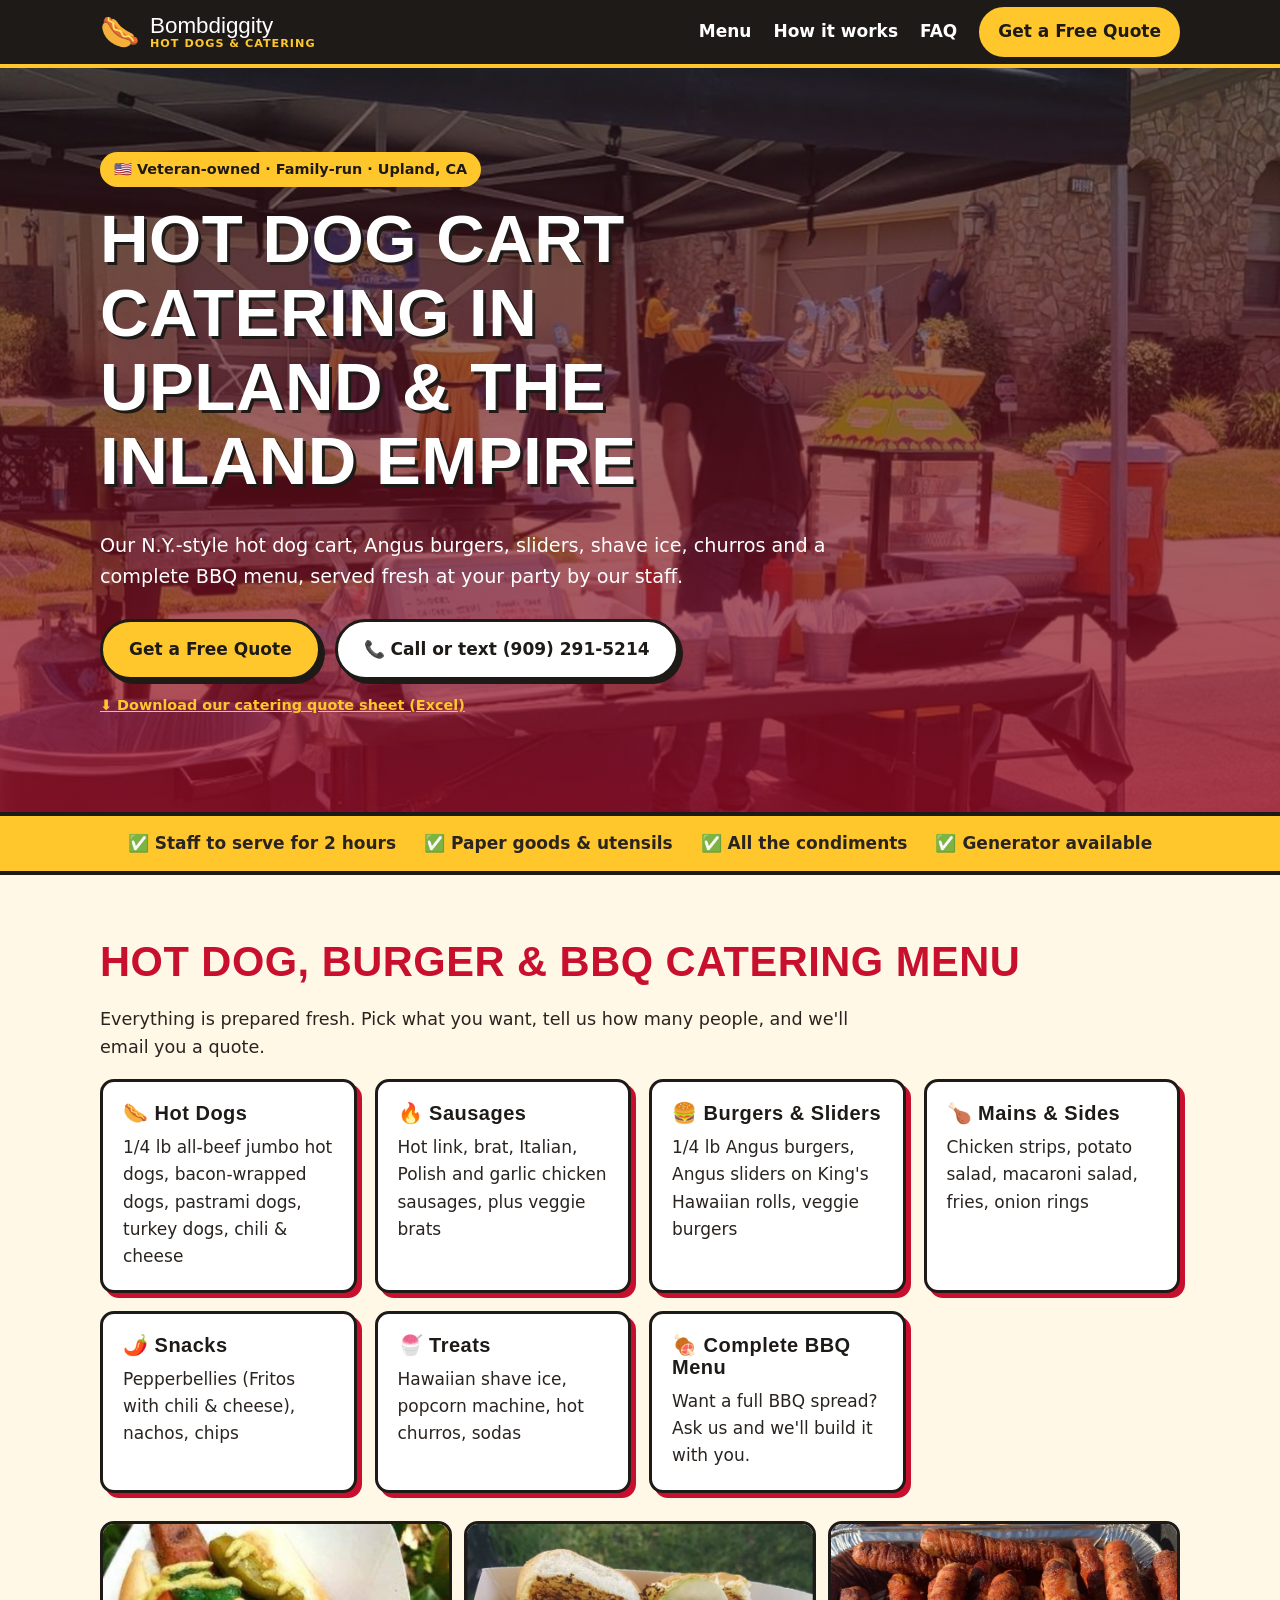
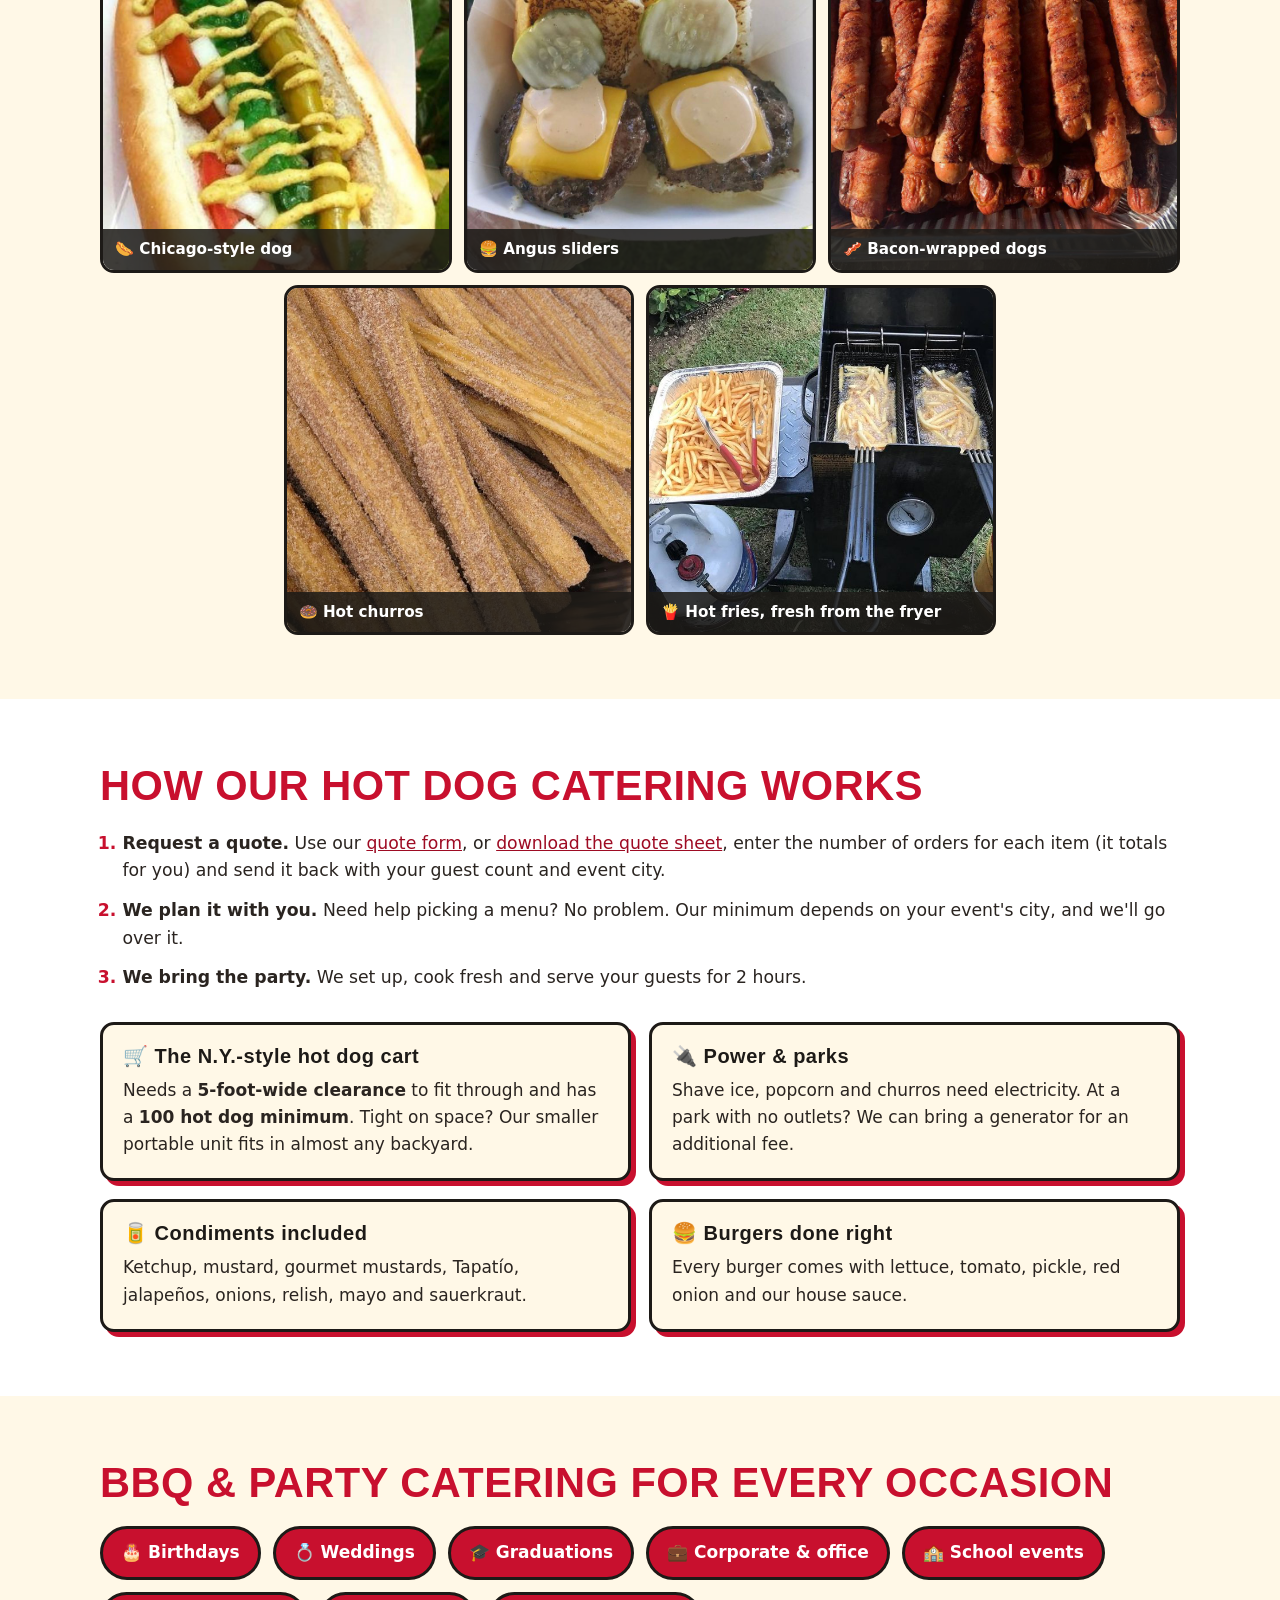
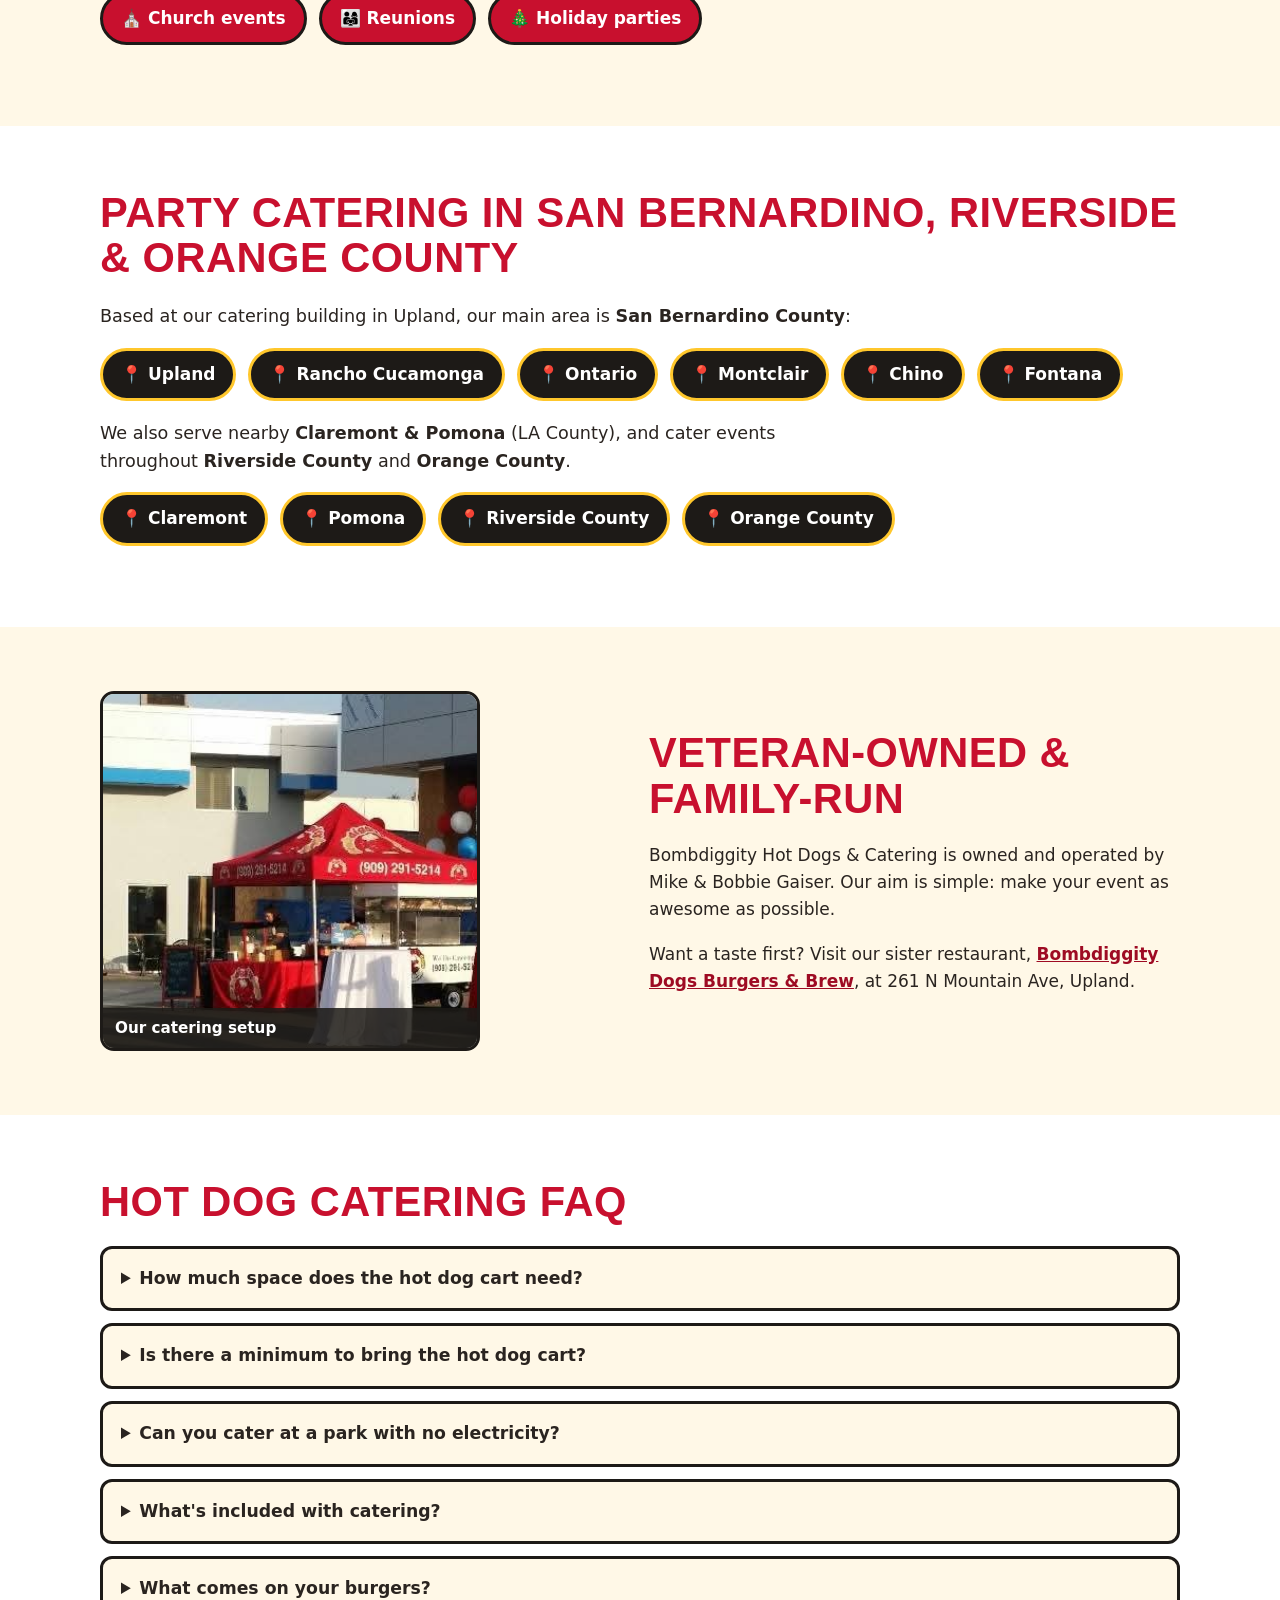
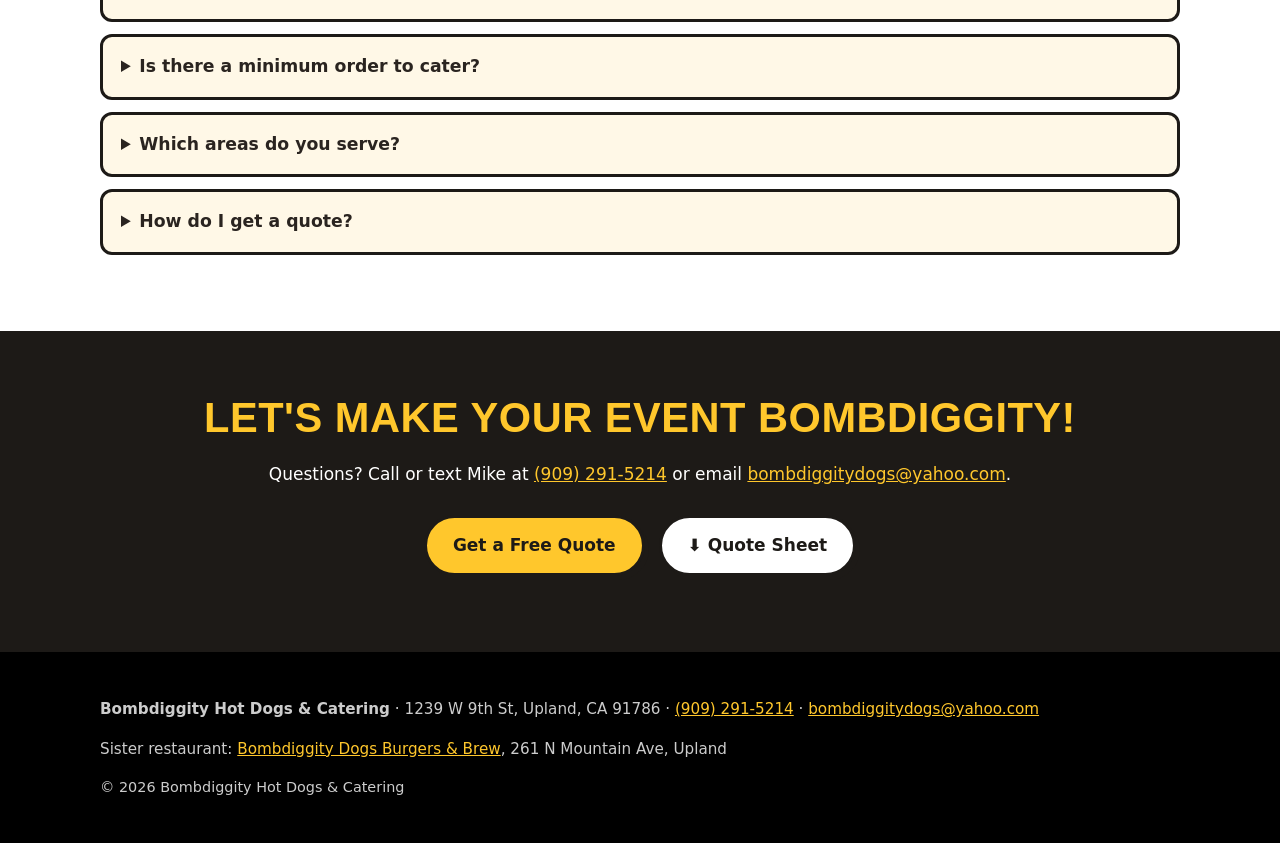
<file: index.html>
<!doctype html>
<html lang="en">
<head>
<meta charset="utf-8">
<meta name="viewport" content="width=device-width, initial-scale=1">
<title>Hot Dog Cart Catering in Upland &amp; the Inland Empire | Bombdiggity</title>
<meta name="description" content="Veteran-owned, family-run hot dog cart, burger &amp; BBQ catering in Upland &amp; across San Bernardino County, plus Riverside &amp; Orange County. Staff, condiments &amp; paper goods included. Get a free quote.">
<link rel="canonical" href="https://bombdiggitydogs.com/">
<meta name="theme-color" content="#c8102e">
<meta property="og:type" content="website">
<meta property="og:site_name" content="Bombdiggity Hot Dogs &amp; Catering">
<meta property="og:title" content="Hot Dog Cart Catering in Upland &amp; the Inland Empire | Bombdiggity">
<meta property="og:description" content="N.Y.-style hot dog cart, Angus burgers, sliders, shave ice, churros &amp; BBQ for birthdays, weddings, corporate events and more. Veteran-owned &amp; family-run.">
<meta property="og:url" content="https://bombdiggitydogs.com/">
<meta property="og:image" content="https://bombdiggitydogs.com/assets/og-image.jpg">
<meta property="og:image:width" content="1200">
<meta property="og:image:height" content="630">
<meta property="og:image:alt" content="Bombdiggity catering tent and grill set up at an event">
<meta name="twitter:card" content="summary_large_image">
<link rel="icon" href="data:image/svg+xml,<svg xmlns='http://www.w3.org/2000/svg' viewBox='0 0 100 100'><text y='.9em' font-size='90'>🌭</text></svg>">
<link rel="preload" as="image" href="assets/hero.jpg">
<link rel="stylesheet" href="assets/styles.css">
<script type="application/ld+json">{"@context": "https://schema.org", "@type": ["Caterer", "LocalBusiness"], "@id": "https://bombdiggitydogs.com/#business", "name": "Bombdiggity Hot Dogs & Catering", "url": "https://bombdiggitydogs.com/", "image": "https://bombdiggitydogs.com/assets/og-image.jpg", "telephone": "+1-909-291-5214", "email": "bombdiggitydogs@yahoo.com", "description": "Veteran-owned, family-run hot dog cart, burger, BBQ and party catering in Upland and the Inland Empire.", "address": {"@type": "PostalAddress", "streetAddress": "1239 W 9th St", "addressLocality": "Upland", "addressRegion": "CA", "postalCode": "91786", "addressCountry": "US"}, "areaServed": [{"@type": "City", "name": "Upland"}, {"@type": "City", "name": "Rancho Cucamonga"}, {"@type": "City", "name": "Ontario"}, {"@type": "City", "name": "Montclair"}, {"@type": "City", "name": "Chino"}, {"@type": "City", "name": "Fontana"}, {"@type": "City", "name": "Claremont"}, {"@type": "City", "name": "Pomona"}, {"@type": "AdministrativeArea", "name": "San Bernardino County, CA"}, {"@type": "AdministrativeArea", "name": "Riverside County, CA"}, {"@type": "AdministrativeArea", "name": "Orange County, CA"}], "servesCuisine": ["Hot Dogs", "Burgers", "BBQ"], "founder": [{"@type": "Person", "name": "Mike Gaiser"}, {"@type": "Person", "name": "Bobbie Gaiser"}], "sameAs": ["https://bombdiggitydbb.com"]}</script>
<script type="application/ld+json">{"@context": "https://schema.org", "@type": "FAQPage", "mainEntity": [{"@type": "Question", "name": "How much space does the hot dog cart need?", "acceptedAnswer": {"@type": "Answer", "text": "Our N.Y.-style hot dog cart needs a clearance of 5 feet wide to fit through. If you don't have the space, we can bring a smaller portable unit that fits in almost any backyard."}}, {"@type": "Question", "name": "Is there a minimum to bring the hot dog cart?", "acceptedAnswer": {"@type": "Answer", "text": "Yes. There is a 100 hot dog minimum to bring the cart."}}, {"@type": "Question", "name": "Can you cater at a park with no electricity?", "acceptedAnswer": {"@type": "Answer", "text": "Yes. We can provide a generator for an additional fee. Items that need power are shave ice, popcorn and churros."}}, {"@type": "Question", "name": "What's included with catering?", "acceptedAnswer": {"@type": "Answer", "text": "We provide all paper goods, utensils, condiments and staff to serve for 2 hours. Condiments include ketchup, mustard, gourmet mustards, Tapatío, jalapeños, onions, relish, mayo and sauerkraut."}}, {"@type": "Question", "name": "What comes on your burgers?", "acceptedAnswer": {"@type": "Answer", "text": "Our burgers come with lettuce, tomato, pickle, red onion and our house sauce."}}, {"@type": "Question", "name": "Is there a minimum order to cater?", "acceptedAnswer": {"@type": "Answer", "text": "Our minimum depends on the city your event is in. Tell us your city and we'll go over it with you."}}, {"@type": "Question", "name": "Which areas do you serve?", "acceptedAnswer": {"@type": "Answer", "text": "We're based in Upland and our main area is San Bernardino County, including Upland, Rancho Cucamonga, Ontario, Montclair, Chino and Fontana. We also serve nearby Claremont and Pomona, and we cater in Riverside County and Orange County."}}, {"@type": "Question", "name": "How do I get a quote?", "acceptedAnswer": {"@type": "Answer", "text": "Fill out our quote request form, or download our quote sheet, enter the number of orders for each item (it totals for you) and send it back with your guest count and event city. You can also call or text Mike at (909) 291-5214."}}]}</script>
</head>
<body>
<a class="skip" href="#main">Skip to content</a>
<header class="top">
 <div class="wrap bar">
  <a class="brand" href="#top" aria-label="Bombdiggity Hot Dogs &amp; Catering home"><!-- IMAGE SLOT: assets/logo.png (optional; replace the text below with an <img>) --><span class="logo-mark" aria-hidden="true">🌭</span><span>Bombdiggity<small>Hot Dogs &amp; Catering</small></span></a>
  <nav aria-label="Main"><a href="#menu">Menu</a><a href="#how">How it works</a><a href="#faq">FAQ</a><a class="btn btn-sm" href="https://tmt.spotapps.co/catering?spot_id=129165">Get a Free Quote</a></nav>
 </div>
</header>
<main id="main">
<section class="hero" id="top" role="img" aria-label="Bombdiggity catering tent and grill set up at a backyard event">
 <!-- Hero background: assets/hero.jpg (tent catering setup) -->
 <div class="wrap hero-in">
  <p class="badge">🇺🇸 Veteran-owned · Family-run · Upland, CA</p>
  <h1>Hot Dog Cart Catering in Upland &amp; the Inland Empire</h1>
  <p class="lead">Our N.Y.-style hot dog cart, Angus burgers, sliders, shave ice, churros and a complete BBQ menu, served fresh at your party by our staff.</p>
  <div class="ctas"><a class="btn" href="https://tmt.spotapps.co/catering?spot_id=129165">Get a Free Quote</a><a class="btn btn-ghost" href="tel:+19092915214">📞 Call or text (909) 291-5214</a></div>
  <p class="small"><a href="https://bombdiggitydogs.com/assets/Bombdiggity-Catering-Quote-Sheet.xlsx" rel="noopener">⬇ Download our catering quote sheet (Excel)</a></p>
 </div>
</section>

<section class="strip" aria-label="What's included">
 <div class="wrap strip-in"><span>✅ Staff to serve for 2 hours</span><span>✅ Paper goods &amp; utensils</span><span>✅ All the condiments</span><span>✅ Generator available</span></div>
</section>

<section id="menu" class="sec">
 <div class="wrap">
  <h2>Hot Dog, Burger &amp; BBQ Catering Menu</h2>
  <p class="sub">Everything is prepared fresh. Pick what you want, tell us how many people, and we'll email you a quote.</p>
  <div class="grid menu">
   <article class="card"><h3>🌭 Hot Dogs</h3><p>1/4 lb all-beef jumbo hot dogs, bacon-wrapped dogs, pastrami dogs, turkey dogs, chili &amp; cheese</p></article><article class="card"><h3>🔥 Sausages</h3><p>Hot link, brat, Italian, Polish and garlic chicken sausages, plus veggie brats</p></article><article class="card"><h3>🍔 Burgers &amp; Sliders</h3><p>1/4 lb Angus burgers, Angus sliders on King's Hawaiian rolls, veggie burgers</p></article><article class="card"><h3>🍗 Mains &amp; Sides</h3><p>Chicken strips, potato salad, macaroni salad, fries, onion rings</p></article><article class="card"><h3>🌶️ Snacks</h3><p>Pepperbellies (Fritos with chili &amp; cheese), nachos, chips</p></article><article class="card"><h3>🍧 Treats</h3><p>Hawaiian shave ice, popcorn machine, hot churros, sodas</p></article><article class="card"><h3>🍖 Complete BBQ Menu</h3><p>Want a full BBQ spread? Ask us and we'll build it with you.</p></article>
  </div>
  <div class="photos" aria-label="Photo gallery"><figure class="ph"><img src="assets/food-1.jpg" alt="Chicago-style hot dog loaded with toppings" width="800" height="800" loading="lazy" decoding="async"><figcaption>🌭 Chicago-style dog</figcaption></figure><figure class="ph"><img src="assets/food-2.jpg" alt="Angus cheeseburger sliders" width="800" height="800" loading="lazy" decoding="async"><figcaption>🍔 Angus sliders</figcaption></figure><figure class="ph"><img src="assets/food-3.jpg" alt="Bacon-wrapped hot dogs on the grill" width="800" height="800" loading="lazy" decoding="async"><figcaption>🥓 Bacon-wrapped dogs</figcaption></figure></div>
  <div class="photos mini" aria-label="More from our catering"><figure class="ph"><img src="assets/food-4.jpg" alt="Hot churros" width="600" height="600" loading="lazy" decoding="async"><figcaption>🍩 Hot churros</figcaption></figure><figure class="ph"><img src="assets/food-5.jpg" alt="Fresh fries in a tray next to the fryer" width="600" height="600" loading="lazy" decoding="async"><figcaption>🍟 Hot fries, fresh from the fryer</figcaption></figure></div>
 </div>
</section>

<section id="how" class="sec alt">
 <div class="wrap">
  <h2>How Our Hot Dog Catering Works</h2>
  <ol class="steps">
   <li><strong>Request a quote.</strong> Use our <a href="https://tmt.spotapps.co/catering?spot_id=129165">quote form</a>, or <a href="https://bombdiggitydogs.com/assets/Bombdiggity-Catering-Quote-Sheet.xlsx" rel="noopener">download the quote sheet</a>, enter the number of orders for each item (it totals for you) and send it back with your guest count and event city.</li>
   <li><strong>We plan it with you.</strong> Need help picking a menu? No problem. Our minimum depends on your event's city, and we'll go over it.</li>
   <li><strong>We bring the party.</strong> We set up, cook fresh and serve your guests for 2 hours.</li>
  </ol>
  <div class="grid two">
   <article class="card"><h3>🛒 The N.Y.-style hot dog cart</h3><p>Needs a <strong>5-foot-wide clearance</strong> to fit through and has a <strong>100 hot dog minimum</strong>. Tight on space? Our smaller portable unit fits in almost any backyard.</p></article>
   <article class="card"><h3>🔌 Power &amp; parks</h3><p>Shave ice, popcorn and churros need electricity. At a park with no outlets? We can bring a generator for an additional fee.</p></article>
   <article class="card"><h3>🥫 Condiments included</h3><p>Ketchup, mustard, gourmet mustards, Tapatío, jalapeños, onions, relish, mayo and sauerkraut.</p></article>
   <article class="card"><h3>🍔 Burgers done right</h3><p>Every burger comes with lettuce, tomato, pickle, red onion and our house sauce.</p></article>
  </div>
 </div>
</section>

<section class="sec">
 <div class="wrap">
  <h2>BBQ &amp; Party Catering for Every Occasion</h2>
  <ul class="chips"><li>🎂 Birthdays</li><li>💍 Weddings</li><li>🎓 Graduations</li><li>💼 Corporate &amp; office</li><li>🏫 School events</li><li>⛪ Church events</li><li>👨‍👩‍👧 Reunions</li><li>🎄 Holiday parties</li></ul>
 </div>
</section>

<section class="sec alt" id="area">
 <div class="wrap">
  <h2>Party Catering in San Bernardino, Riverside &amp; Orange County</h2>
  <p class="sub">Based at our catering building in Upland, our main area is <strong>San Bernardino County</strong>:</p>
  <ul class="chips cities"><li>📍 Upland</li><li>📍 Rancho Cucamonga</li><li>📍 Ontario</li><li>📍 Montclair</li><li>📍 Chino</li><li>📍 Fontana</li></ul>
  <p class="sub">We also serve nearby <strong>Claremont &amp; Pomona</strong> (LA County), and cater events throughout <strong>Riverside County</strong> and <strong>Orange County</strong>.</p>
  <ul class="chips cities"><li>📍 Claremont</li><li>📍 Pomona</li><li>📍 Riverside County</li><li>📍 Orange County</li></ul>
 </div>
</section>

<section class="sec about">
 <div class="wrap grid two">
  <figure class="ph tall" style="aspect-ratio:354/336;max-width:380px"><img src="assets/cart.jpg" alt="Bombdiggity catering tent and hot dog cart at an event" width="354" height="336" loading="lazy" decoding="async"><figcaption>Our catering setup</figcaption></figure>
  <div>
   <h2>Veteran-Owned &amp; Family-Run</h2>
   <p>Bombdiggity Hot Dogs &amp; Catering is owned and operated by Mike &amp; Bobbie Gaiser. Our aim is simple: make your event as awesome as possible.</p>
   <p>Want a taste first? Visit our sister restaurant, <a href="https://bombdiggitydbb.com" rel="noopener"><strong>Bombdiggity Dogs Burgers &amp; Brew</strong></a>, at 261 N Mountain Ave, Upland.</p>
  </div>
 </div>
</section>

<section id="faq" class="sec alt">
 <div class="wrap">
  <h2>Hot Dog Catering FAQ</h2>
  <details><summary>How much space does the hot dog cart need?</summary><p>Our N.Y.-style hot dog cart needs a clearance of 5 feet wide to fit through. If you don&#x27;t have the space, we can bring a smaller portable unit that fits in almost any backyard.</p></details><details><summary>Is there a minimum to bring the hot dog cart?</summary><p>Yes. There is a 100 hot dog minimum to bring the cart.</p></details><details><summary>Can you cater at a park with no electricity?</summary><p>Yes. We can provide a generator for an additional fee. Items that need power are shave ice, popcorn and churros.</p></details><details><summary>What&#x27;s included with catering?</summary><p>We provide all paper goods, utensils, condiments and staff to serve for 2 hours. Condiments include ketchup, mustard, gourmet mustards, Tapatío, jalapeños, onions, relish, mayo and sauerkraut.</p></details><details><summary>What comes on your burgers?</summary><p>Our burgers come with lettuce, tomato, pickle, red onion and our house sauce.</p></details><details><summary>Is there a minimum order to cater?</summary><p>Our minimum depends on the city your event is in. Tell us your city and we&#x27;ll go over it with you.</p></details><details><summary>Which areas do you serve?</summary><p>We&#x27;re based in Upland and our main area is San Bernardino County, including Upland, Rancho Cucamonga, Ontario, Montclair, Chino and Fontana. We also serve nearby Claremont and Pomona, and we cater in Riverside County and Orange County.</p></details><details><summary>How do I get a quote?</summary><p>Fill out our quote request form, or download our quote sheet, enter the number of orders for each item (it totals for you) and send it back with your guest count and event city. You can also call or text Mike at (909) 291-5214.</p></details>
 </div>
</section>

<section class="sec cta-final">
 <div class="wrap">
  <h2>Let's Make Your Event Bombdiggity!</h2>
  <p>Questions? Call or text Mike at <a href="tel:+19092915214">(909) 291-5214</a> or email <a href="mailto:bombdiggitydogs@yahoo.com">bombdiggitydogs@yahoo.com</a>.</p>
  <div class="ctas center"><a class="btn" href="https://tmt.spotapps.co/catering?spot_id=129165">Get a Free Quote</a><a class="btn btn-ghost" href="https://bombdiggitydogs.com/assets/Bombdiggity-Catering-Quote-Sheet.xlsx" rel="noopener">⬇ Quote Sheet</a></div>
 </div>
</section>
</main>
<footer class="foot">
 <div class="wrap">
  <p><strong>Bombdiggity Hot Dogs &amp; Catering</strong> · 1239 W 9th St, Upland, CA 91786 · <a href="tel:+19092915214">(909) 291-5214</a> · <a href="mailto:bombdiggitydogs@yahoo.com">bombdiggitydogs@yahoo.com</a></p>
  <p>Sister restaurant: <a href="https://bombdiggitydbb.com" rel="noopener">Bombdiggity Dogs Burgers &amp; Brew</a>, 261 N Mountain Ave, Upland</p>
  <p class="small">© 2026 Bombdiggity Hot Dogs &amp; Catering</p>
 </div>
</footer>
<div class="sticky" role="region" aria-label="Quick contact"><a href="tel:+19092915214">📞 Call / Text</a><a class="q" href="https://tmt.spotapps.co/catering?spot_id=129165">Get a Free Quote</a></div>
<!-- GoatCounter analytics: cookie-free, counts pageviews + quote/call clicks -->
<script data-goatcounter="https://bombdiggitycatering.goatcounter.com/count" async src="//gc.zgo.at/count.js"></script>
<script>
document.addEventListener('click',function(e){var a=e.target.closest&&e.target.closest('a');if(!a)return;var h=a.getAttribute('href')||'',n=null;
if(h.indexOf('spotapps.co/catering')>-1)n='quote-form-click';else if(h.indexOf('Quote-Sheet.xlsx')>-1)n='quote-sheet-download';else if(h.indexOf('tel:')===0)n='call-click';
if(n&&window.goatcounter&&window.goatcounter.count)window.goatcounter.count({path:n,title:(a.textContent||'').trim().slice(0,60),event:true});},true);
</script>
</body>
</html>
</file>
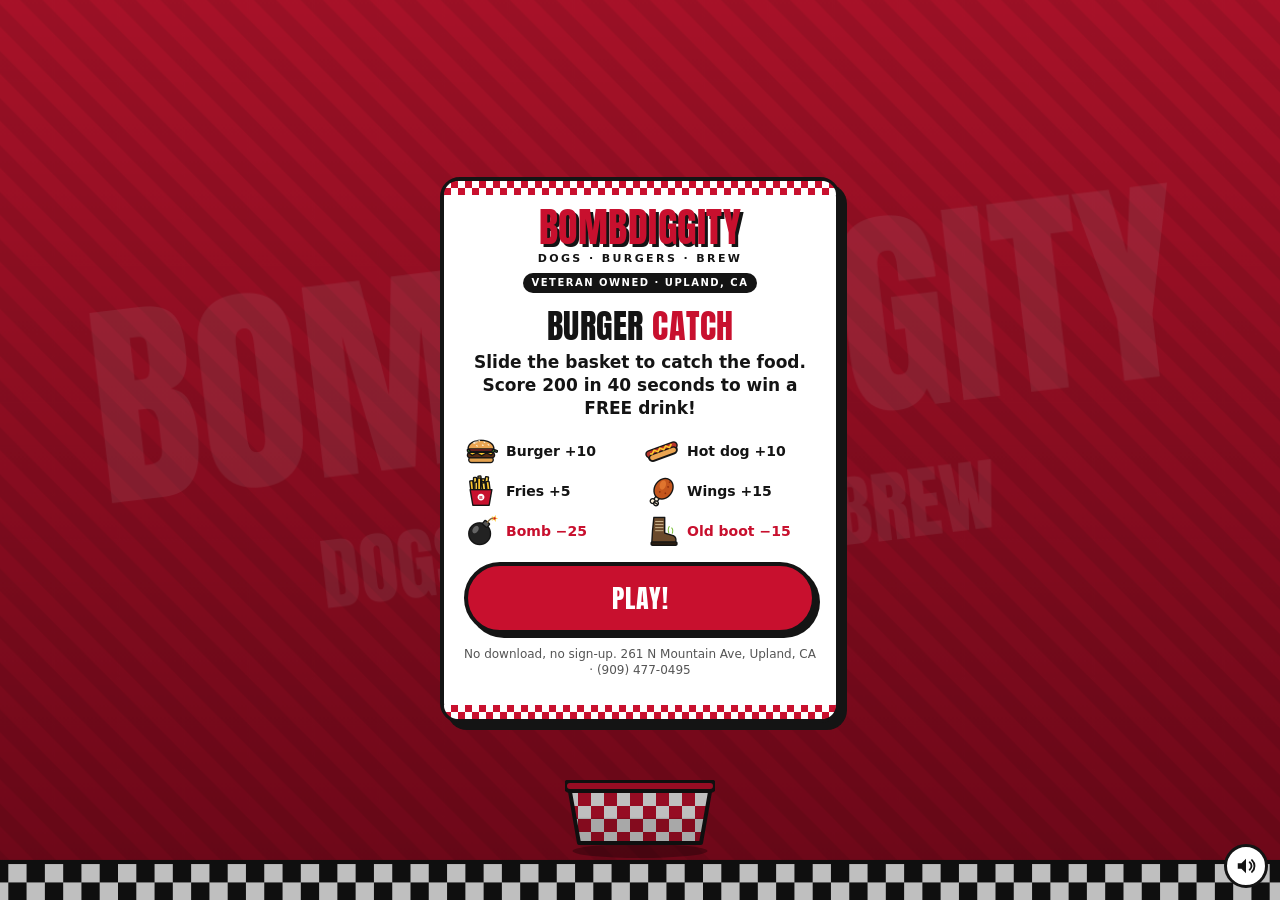
<file: game/index.html>
<!doctype html>
<html lang="en">
<head>
<meta charset="utf-8">
<script>
/* =====================================================================
   EDIT HERE — Bombdiggity Burger Catch settings
   PRIZE_TEXT    : what the coupon gives away (shown big on the coupon)
   TARGET_SCORE  : points needed to win the coupon
   ROUND_SECONDS : length of one round
   ===================================================================== */
window.CONFIG = {
  PRIZE_TEXT: "FREE soft drink with any burger purchase",
  TARGET_SCORE: 200,
  ROUND_SECONDS: 40,
  COUPON_DAYS_VALID: 7,
  FINE_PRINT: "Show this screen at the register. One per visit.",
  BUSINESS: "Bombdiggity Dogs Burgers & Brew",
  ADDRESS: "261 N Mountain Ave, Upland, CA",
  PHONE: "(909) 477-0495"
};
</script>
<meta name="viewport" content="width=device-width,initial-scale=1,maximum-scale=1,user-scalable=no,viewport-fit=cover">
<meta name="robots" content="noindex,nofollow">
<meta name="theme-color" content="#c8102e">
<meta name="apple-mobile-web-app-capable" content="yes">
<title>Bombdiggity Burger Catch</title>
<meta property="og:title" content="Bombdiggity Burger Catch">
<meta property="og:description" content="Catch the burgers, dodge the bombs, win a free drink at Bombdiggity in Upland!">
<link rel="icon" href="data:image/svg+xml,%3Csvg xmlns='http://www.w3.org/2000/svg' viewBox='0 0 64 64'%3E%3Crect width='64' height='64' rx='14' fill='%23c8102e'/%3E%3Ctext x='32' y='46' font-size='38' text-anchor='middle' font-family='Arial Black,Arial' font-weight='900' fill='%23fff'%3EB%3C/text%3E%3C/svg%3E">
<style>
@font-face{font-family:"Anton";src:url([data-uri]) format("woff2");font-display:swap}
:root{--red:#c8102e;--red2:#8f0a20;--black:#141414;--white:#fff;--cream:#fff6e8;--yel:#ffc72c}
*{box-sizing:border-box;-webkit-tap-highlight-color:transparent}
html,body{margin:0;height:100%;overflow:hidden;background:var(--black);overscroll-behavior:none;
 font:16px/1.35 system-ui,-apple-system,"Segoe UI",Roboto,Arial,sans-serif;color:var(--black);
 -webkit-user-select:none;user-select:none;-webkit-touch-callout:none}
#app{position:fixed;inset:0;overflow:hidden}
canvas{position:absolute;inset:0;width:100%;height:100%;touch-action:none;display:block}
.display{font-family:Anton,Impact,"Arial Black",sans-serif;font-weight:400;letter-spacing:.5px;text-transform:uppercase}
/* HUD */
#hud{position:absolute;left:0;right:0;top:0;padding:calc(env(safe-area-inset-top) + 10px) 12px 0;display:none;pointer-events:none;z-index:5}
#hud .row{display:flex;justify-content:space-between;align-items:center;gap:8px}
.pill{background:var(--black);color:#fff;border:3px solid #fff;border-radius:999px;padding:4px 14px;font-size:22px;box-shadow:3px 3px 0 var(--red)}
.pill small{font-family:system-ui,sans-serif;font-size:11px;letter-spacing:1px;opacity:.8;margin-right:6px;vertical-align:middle}
#bar{margin-top:8px;height:12px;border-radius:999px;background:rgba(0,0,0,.55);border:2px solid #fff;overflow:hidden;position:relative}
#barFill{height:100%;width:0;background:linear-gradient(90deg,var(--yel),#ffe27a);transition:width .15s}
#barFill.done{background:linear-gradient(90deg,#2ecc71,#a8f0c6)}
#barLbl{position:absolute;right:6px;top:-1px;font-size:10px;font-weight:800;color:#fff;text-shadow:0 1px 2px #000}
/* Overlays */
.screen{position:absolute;inset:0;display:none;align-items:center;justify-content:center;z-index:10;
 padding:calc(env(safe-area-inset-top) + 16px) 16px calc(env(safe-area-inset-bottom) + 16px);overflow-y:auto}
.screen.on{display:flex}
.card{width:100%;max-width:400px;background:#fff;border:4px solid var(--black);border-radius:20px;box-shadow:7px 7px 0 var(--black);
 padding:22px 20px;text-align:center;position:relative}
.logo{display:inline-flex;flex-direction:column;align-items:center;margin:-6px 0 6px}
.logo .b1{font-size:40px;line-height:1;color:var(--red);-webkit-text-stroke:0;text-shadow:3px 3px 0 var(--black)}
.logo .b2{font-size:11px;font-weight:800;letter-spacing:2.4px;text-transform:uppercase;margin-top:5px}
.vet{display:inline-block;background:var(--black);color:#fff;font-size:10px;font-weight:800;letter-spacing:1.5px;padding:3px 9px;border-radius:999px;text-transform:uppercase;margin-top:6px}
h1{margin:10px 0 2px;font-size:34px;line-height:1.02;color:var(--black)}
h1 span{color:var(--red)}
h2{margin:6px 0;font-size:28px;line-height:1.05}
p{margin:8px 0}
.lead{font-size:17px;font-weight:600}
.legend{display:grid;grid-template-columns:1fr 1fr;gap:6px 10px;margin:14px 0 6px;text-align:left;font-size:14px;font-weight:700}
.legend div{display:flex;align-items:center;gap:8px}
.legend canvas{position:static;width:34px;height:34px;flex:0 0 34px}
.legend .bad{color:var(--red)}
.btn{display:block;width:100%;border:4px solid var(--black);border-radius:999px;background:var(--red);color:#fff;
 font-family:Anton,Impact,"Arial Black",sans-serif;text-transform:uppercase;font-size:26px;letter-spacing:1px;padding:12px 18px;margin-top:14px;
 box-shadow:4px 4px 0 var(--black);cursor:pointer;touch-action:manipulation}
.btn:active{transform:translate(3px,3px);box-shadow:1px 1px 0 var(--black)}
.btn.alt{background:#fff;color:var(--black);font-size:20px;padding:9px 16px}
.btn.yel{background:var(--yel);color:var(--black)}
.tiny{font-size:12px;color:#555}
.checker{position:absolute;left:0;right:0;height:14px;
 background:conic-gradient(var(--red) 25%,#fff 0 50%,var(--red) 0 75%,#fff 0) 0 0/14px 14px}
.checker.top{top:0;border-radius:16px 16px 0 0}.checker.bot{bottom:0;border-radius:0 0 16px 16px}
.card.chk{padding-top:32px;padding-bottom:32px}
.big{font-size:64px;line-height:1;color:var(--red);text-shadow:3px 3px 0 var(--black)}
/* coupon */
.coupon{border:3px dashed var(--black);border-radius:14px;padding:14px 12px;margin:12px 0 6px;background:var(--cream)}
.coupon .prize{font-size:30px;line-height:1.05;color:var(--red);margin:4px 0 8px}
.code{display:inline-block;font-family:ui-monospace,Menlo,Consolas,monospace;font-weight:900;font-size:30px;letter-spacing:3px;
 background:var(--black);color:#fff;border-radius:10px;padding:6px 14px;margin:4px 0}
.meta{font-size:14px;font-weight:700;margin:6px 0 0}
.fine{font-size:13px;margin-top:8px}
.live{display:inline-flex;align-items:center;gap:6px;font-size:12px;font-weight:800;color:var(--red);margin-top:8px}
.live i{width:10px;height:10px;border-radius:50%;background:var(--red);animation:pulse 1s infinite}
@keyframes pulse{50%{opacity:.2;transform:scale(.7)}}
.conf{position:absolute;inset:0;pointer-events:none;overflow:hidden;border-radius:16px}
#toast{position:absolute;left:50%;bottom:calc(env(safe-area-inset-bottom) + 24px);transform:translateX(-50%);background:var(--black);color:#fff;
 padding:10px 16px;border-radius:999px;font-weight:700;font-size:14px;z-index:30;display:none;border:2px solid #fff}
#mute{position:absolute;right:12px;bottom:calc(env(safe-area-inset-bottom) + 12px);z-index:20;width:44px;height:44px;border-radius:50%;
 border:3px solid var(--black);background:#fff;font-size:20px;line-height:1;cursor:pointer;display:flex;align-items:center;justify-content:center;padding:0}
#mute svg{width:22px;height:22px}
#count{position:absolute;inset:0;display:none;align-items:center;justify-content:center;z-index:9;pointer-events:none}
#count span{font-family:Anton,Impact,sans-serif;font-size:140px;color:#fff;text-shadow:6px 6px 0 var(--red),-2px -2px 0 var(--black)}
</style>
</head>
<body>
<div id="app">
 <canvas id="cv" aria-label="Game area"></canvas>

 <div id="hud">
  <div class="row">
   <div class="pill display" id="hudScore"><small>SCORE</small><b id="score">0</b></div>
   <div class="pill display" id="hudTime"><small>TIME</small><b id="time">40</b></div>
  </div>
  <div id="bar"><div id="barFill"></div><div id="barLbl">GOAL 150</div></div>
 </div>

 <div id="count"><span id="countN">3</span></div>

 <!-- START -->
 <section class="screen on" id="sStart">
  <div class="card chk">
   <div class="checker top"></div>
   <div class="logo"><div class="b1 display">Bombdiggity</div><div class="b2">Dogs · Burgers · Brew</div><div class="vet">Veteran Owned · Upland, CA</div></div>
   <h1 class="display">Burger <span>Catch</span></h1>
   <p class="lead">Slide the basket to catch the food. Score <b id="goalTxt">150</b> in <b id="secTxt">40</b> seconds to win a <b id="prizeShort">free drink</b>!</p>
   <div class="legend">
    <div><canvas data-k="burger" width="68" height="68"></canvas>Burger +10</div>
    <div><canvas data-k="hotdog" width="68" height="68"></canvas>Hot dog +10</div>
    <div><canvas data-k="fries" width="68" height="68"></canvas>Fries +5</div>
    <div><canvas data-k="wing" width="68" height="68"></canvas>Wings +15</div>
    <div class="bad"><canvas data-k="bomb" width="68" height="68"></canvas>Bomb −25</div>
    <div class="bad"><canvas data-k="boot" width="68" height="68"></canvas>Old boot −15</div>
   </div>
   <button class="btn" id="btnPlay">Play!</button>
   <button class="btn alt" id="btnMyCoupon" style="display:none">View today's coupon</button>
   <p class="tiny" style="margin-top:12px">No download, no sign-up. <span id="addr1"></span></p>
   <div class="checker bot"></div>
  </div>
 </section>

 <!-- LOSE / RESULT -->
 <section class="screen" id="sEnd">
  <div class="card chk">
   <div class="checker top"></div>
   <h2 class="display" id="endTitle">So close!</h2>
   <div class="big display" id="endScore">0</div>
   <p class="lead" id="endMsg">You needed 150. One more try?</p>
   <button class="btn" id="btnAgain">Play again</button>
   <button class="btn alt" id="btnShare1">Share my score</button>
   <button class="btn alt" id="btnMyCoupon2" style="display:none">View today's coupon</button>
   <div class="checker bot"></div>
  </div>
 </section>

 <!-- WIN / COUPON -->
 <section class="screen" id="sWin">
  <div class="card chk">
   <div class="conf" id="conf"></div>
   <div class="checker top"></div>
   <div class="logo"><div class="b1 display" style="font-size:32px">Bombdiggity</div><div class="b2">Dogs · Burgers · Brew</div></div>
   <h2 class="display" id="winTitle">You won!</h2>
   <p style="margin:0;font-weight:700" id="winScore"></p>
   <div class="coupon">
    <div class="prize display" id="cPrize"></div>
    <div class="code" id="cCode">BOMB-0000</div>
    <p class="meta">Issued: <span id="cDate"></span><br>Expires: <span id="cExp"></span></p>
    <p class="fine" id="cFine"></p>
    <div class="live"><i></i><span id="cClock"></span></div>
   </div>
   <p class="tiny" id="addr2"></p>
   <button class="btn yel" id="btnAgain2">Play again for fun</button>
   <button class="btn alt" id="btnShare2">Share my score</button>
   <div class="checker bot"></div>
  </div>
 </section>

 <section class="screen" id="sPause">
  <div class="card"><h2 class="display">Paused</h2><button class="btn" id="btnResume">Resume</button></div>
 </section>

 <button id="mute" aria-label="Sound on/off"></button>
 <div id="toast"></div>
</div>

<script>
(function(){
"use strict";
var C = window.CONFIG;
var $ = function(id){return document.getElementById(id);};
var cv = $("cv"), ctx = cv.getContext("2d");
var W=0,H=0,DPR=1, U=1; // U = unit size based on screen

/* ---------- storage (one coupon per device per day) ---------- */
var KEY="bdbc_coupon_v1", BEST="bdbc_best_v1";
function todayStr(d){d=d||new Date();return d.getFullYear()+"-"+String(d.getMonth()+1).padStart(2,"0")+"-"+String(d.getDate()).padStart(2,"0");}
function lsGet(k){try{return JSON.parse(localStorage.getItem(k));}catch(e){return null;}}
function lsSet(k,v){try{localStorage.setItem(k,JSON.stringify(v));}catch(e){}}
function todaysCoupon(){var c=lsGet(KEY);return (c&&c.date===todayStr())?c:null;}
function makeCode(){var a="ABCDEFGHJKMNPQRSTUVWXYZ23456789",s="";var r=new Uint32Array(4);
 (window.crypto&&crypto.getRandomValues)?crypto.getRandomValues(r):r.forEach(function(_,i){r[i]=Math.random()*1e9;});
 for(var i=0;i<4;i++)s+=a[r[i]%a.length];return "BOMB-"+s;}
function fmtDate(d){return d.toLocaleDateString("en-US",{weekday:"short",month:"short",day:"numeric",year:"numeric"});}

/* ---------- sound ---------- */
var AC=null, muted=lsGet("bdbc_mute")===true;
function beep(f,t,type,vol){if(muted)return;try{AC=AC||new (window.AudioContext||window.webkitAudioContext)();
 var o=AC.createOscillator(),g=AC.createGain();o.type=type||"square";o.frequency.value=f;g.gain.value=vol||0.05;
 o.connect(g);g.connect(AC.destination);var n=AC.currentTime;g.gain.exponentialRampToValueAtTime(0.0001,n+(t||0.12));o.start(n);o.stop(n+(t||0.12));}catch(e){}}
function sfxGood(){beep(660,.08);setTimeout(function(){beep(990,.1);},60);}
function sfxBad(){beep(140,.3,"sawtooth",.07);}
function sfxWin(){[523,659,784,1047].forEach(function(f,i){setTimeout(function(){beep(f,.18,"square",.06);},i*120);});}
var ICON_ON='<svg viewBox="0 0 24 24"><path d="M3 9v6h4l5 5V4L7 9H3z" fill="#141414"/><path d="M16 8a5 5 0 010 8M18.5 5.5a9 9 0 010 13" stroke="#141414" stroke-width="2" fill="none" stroke-linecap="round"/></svg>';
var ICON_OFF='<svg viewBox="0 0 24 24"><path d="M3 9v6h4l5 5V4L7 9H3z" fill="#141414"/><path d="M16 9l6 6M22 9l-6 6" stroke="#c8102e" stroke-width="2.4" stroke-linecap="round"/></svg>';
function setMuteIcon(){$("mute").innerHTML=muted?ICON_OFF:ICON_ON;}
$("mute").addEventListener("click",function(e){e.stopPropagation();muted=!muted;lsSet("bdbc_mute",muted);setMuteIcon();if(!muted)beep(880,.08);});
setMuteIcon();

/* ---------- sprites (drawn in code so they look the same on every phone) ---------- */
function rr(c,x,y,w,h,r){c.beginPath();c.moveTo(x+r,y);c.arcTo(x+w,y,x+w,y+h,r);c.arcTo(x+w,y+h,x,y+h,r);c.arcTo(x,y+h,x,y,r);c.arcTo(x,y,x+w,y,r);c.closePath();}
var DRAW={
 burger:function(c,s){var k=s/100;c.save();c.scale(k,k);c.lineJoin="round";c.lineWidth=4;c.strokeStyle="#141414";
  // bottom bun
  rr(c,14,68,72,16,8);c.fillStyle="#e3a14f";c.fill();c.stroke();
  // patty
  rr(c,10,54,80,16,8);c.fillStyle="#5a2d14";c.fill();c.stroke();
  // cheese
  c.beginPath();c.moveTo(12,54);c.lineTo(88,54);c.lineTo(80,62);c.lineTo(66,56);c.lineTo(52,64);c.lineTo(38,56);c.lineTo(24,63);c.closePath();c.fillStyle="#ffc72c";c.fill();c.stroke();
  // lettuce
  c.beginPath();c.moveTo(10,50);for(var i=0;i<=8;i++){c.quadraticCurveTo(10+i*10+5,58,20+i*10,50);}c.lineTo(90,46);c.lineTo(10,46);c.closePath();c.fillStyle="#4cbb3f";c.fill();c.stroke();
  // tomato
  rr(c,16,42,68,8,4);c.fillStyle="#e8322f";c.fill();c.stroke();
  // top bun
  c.beginPath();c.moveTo(12,44);c.bezierCurveTo(12,10,88,10,88,44);c.closePath();c.fillStyle="#eba552";c.fill();c.stroke();
  c.fillStyle="#fff7dc";[[30,26],[45,20],[60,24],[72,32],[38,35],[55,33]].forEach(function(p){c.beginPath();c.ellipse(p[0],p[1],3,1.8,.5,0,7);c.fill();});
  c.fillStyle="rgba(255,255,255,.35)";c.beginPath();c.ellipse(34,24,9,4,-.5,0,7);c.fill();
  c.restore();},
 hotdog:function(c,s){var k=s/100;c.save();c.scale(k,k);c.translate(50,50);c.rotate(-.35);c.lineWidth=4;c.strokeStyle="#141414";c.lineJoin="round";
  rr(c,-44,-6,88,26,13);c.fillStyle="#e3a14f";c.fill();c.stroke();
  rr(c,-48,-14,96,20,10);c.fillStyle="#b8342a";c.fill();c.stroke();
  rr(c,-42,0,84,18,9);c.fillStyle="#eba552";c.fill();c.stroke();
  c.strokeStyle="#ffc72c";c.lineWidth=5;c.beginPath();c.moveTo(-36,-4);for(var i=0;i<8;i++){c.lineTo(-30+i*9,i%2?-10:-2);}c.stroke();
  c.restore();},
 fries:function(c,s){var k=s/100;c.save();c.scale(k,k);c.lineWidth=4;c.strokeStyle="#141414";c.lineJoin="round";
  var fx=[24,32,40,48,56,64,72,36,52,60,44];var fy=[20,10,16,6,14,8,22,24,22,26,12];
  for(var i=0;i<fx.length;i++){c.save();c.translate(fx[i],fy[i]+28);c.rotate((i%3-1)*.12);rr(c,-4,-28,9,44,2);c.fillStyle=i%2?"#ffd54a":"#ffc72c";c.fill();c.stroke();c.restore();}
  c.beginPath();c.moveTo(18,46);c.lineTo(82,46);c.lineTo(74,92);c.lineTo(26,92);c.closePath();c.fillStyle="#c8102e";c.fill();c.stroke();
  c.fillStyle="#fff";c.beginPath();c.arc(50,68,10,0,7);c.fill();c.fillStyle="#c8102e";c.font="900 14px Arial Black,Arial";c.textAlign="center";c.textBaseline="middle";c.fillText("B",50,69);
  c.restore();},
 wing:function(c,s){var k=s/100;c.save();c.scale(k,k);c.lineWidth=4;c.strokeStyle="#141414";c.lineJoin="round";c.translate(50,50);c.rotate(.6);
  rr(c,-6,10,12,30,5);c.fillStyle="#fff3dc";c.fill();c.stroke();
  c.beginPath();c.arc(-6,40,7,0,7);c.arc(6,40,7,0,7);c.fillStyle="#fff3dc";c.fill();c.stroke();
  c.beginPath();c.ellipse(0,-8,26,32,0,0,7);c.fillStyle="#c4561d";c.fill();c.stroke();
  c.fillStyle="#e0752e";c.beginPath();c.ellipse(-8,-16,9,14,-.3,0,7);c.fill();
  c.fillStyle="#8e2f0e";[[8,-20],[12,0],[-4,6],[4,-34]].forEach(function(p){c.beginPath();c.arc(p[0],p[1],2.6,0,7);c.fill();});
  c.restore();},
 golden:function(c,s){DRAW.burger(c,s);var k=s/100;c.save();c.scale(k,k);c.globalCompositeOperation="source-atop";c.fillStyle="rgba(255,205,40,.55)";c.fillRect(0,0,100,100);c.restore();
  c.save();c.scale(k,k);c.fillStyle="#fff";[[16,14],[86,20],[80,80]].forEach(function(p){c.beginPath();for(var i=0;i<8;i++){var a=i*Math.PI/4,r=i%2?3:9;c.lineTo(p[0]+Math.cos(a)*r,p[1]+Math.sin(a)*r);}c.closePath();c.fill();});c.restore();},
 bomb:function(c,s){var k=s/100;c.save();c.scale(k,k);c.lineWidth=4;c.strokeStyle="#141414";
  c.beginPath();c.arc(46,58,32,0,7);c.fillStyle="#222";c.fill();c.stroke();
  c.fillStyle="#555";c.save();c.translate(64,30);c.rotate(.7);rr(c,-9,-8,18,14,3);c.fill();c.stroke();c.restore();
  c.strokeStyle="#8a6d3b";c.lineWidth=4;c.beginPath();c.moveTo(68,26);c.quadraticCurveTo(80,8,90,14);c.stroke();
  c.fillStyle="#ffc72c";c.beginPath();for(var i=0;i<10;i++){var a=i*Math.PI/5,r=i%2?4:11;c.lineTo(90+Math.cos(a)*r,13+Math.sin(a)*r);}c.closePath();c.fill();
  c.fillStyle="#c8102e";c.beginPath();c.arc(90,13,3.5,0,7);c.fill();
  c.fillStyle="rgba(255,255,255,.3)";c.beginPath();c.ellipse(34,46,8,12,.6,0,7);c.fill();
  c.restore();},
 boot:function(c,s){var k=s/100;c.save();c.scale(k,k);c.lineWidth=4;c.strokeStyle="#141414";c.lineJoin="round";
  c.beginPath();c.moveTo(26,10);c.lineTo(58,10);c.lineTo(58,56);c.lineTo(84,64);c.quadraticCurveTo(94,70,90,84);c.lineTo(20,84);c.lineTo(22,50);c.closePath();c.fillStyle="#6b4a2b";c.fill();c.stroke();
  rr(c,18,82,76,10,4);c.fillStyle="#2b1d10";c.fill();c.stroke();
  c.strokeStyle="#c9b28a";c.lineWidth=3;for(var i=0;i<4;i++){c.beginPath();c.moveTo(30,22+i*9);c.lineTo(54,22+i*9);c.stroke();}
  c.strokeStyle="#7bbf3a";c.lineWidth=3;c.beginPath();c.moveTo(70,56);c.quadraticCurveTo(66,44,72,36);c.moveTo(80,58);c.quadraticCurveTo(84,46,78,40);c.stroke();
  c.restore();}
};
var SPR={}, SPR_SIZE=0;
function buildSprites(px){SPR_SIZE=px;Object.keys(DRAW).forEach(function(k){var o=document.createElement("canvas");o.width=o.height=Math.ceil(px*DPR);
 var c=o.getContext("2d");c.scale(DPR,DPR);DRAW[k](c,px);SPR[k]=o;});}
Array.prototype.forEach.call(document.querySelectorAll(".legend canvas"),function(el){var c=el.getContext("2d");DRAW[el.dataset.k](c,68);});

/* tray (red & white checkered basket) */
var TRAY=null, trayW=0, trayH=0;
function buildTray(){trayW=Math.round(Math.min(W*0.30,150));trayH=Math.round(trayW*0.42);
 var o=document.createElement("canvas");o.width=Math.ceil(trayW*DPR);o.height=Math.ceil((trayH+10)*DPR);var c=o.getContext("2d");c.scale(DPR,DPR);
 var w=trayW,h=trayH;
 c.save();c.beginPath();c.moveTo(4,6);c.lineTo(w-4,6);c.lineTo(w-14,h);c.lineTo(14,h);c.closePath();c.clip();
 var sq=Math.max(8,Math.round(w/12));for(var y=0;y<h+sq;y+=sq)for(var x=0;x<w+sq;x+=sq){c.fillStyle=((x/sq+y/sq)%2)?"#fff":"#c8102e";c.fillRect(x,y,sq,sq);}
 c.fillStyle="rgba(0,0,0,.12)";c.fillRect(0,h*0.6,w,h);c.restore();
 c.lineWidth=4;c.strokeStyle="#141414";c.lineJoin="round";c.beginPath();c.moveTo(4,6);c.lineTo(w-4,6);c.lineTo(w-14,h);c.lineTo(14,h);c.closePath();c.stroke();
 rr(c,0,1,w,10,5);c.fillStyle="#c8102e";c.fill();c.stroke();
 TRAY=o;}

/* background */
var BG=null;
function buildBG(){var o=document.createElement("canvas");o.width=Math.ceil(W*DPR);o.height=Math.ceil(H*DPR);var c=o.getContext("2d");c.scale(DPR,DPR);
 var g=c.createLinearGradient(0,0,0,H);g.addColorStop(0,"#e01836");g.addColorStop(1,"#8f0a20");c.fillStyle=g;c.fillRect(0,0,W,H);
 // diagonal stripes
 c.save();c.globalAlpha=.08;c.fillStyle="#000";for(var x=-H;x<W;x+=46){c.beginPath();c.moveTo(x,0);c.lineTo(x+22,0);c.lineTo(x+22+H,H);c.lineTo(x+H,H);c.closePath();c.fill();}c.restore();
 // big watermark
 c.save();c.translate(W/2,H*0.42);c.rotate(-.12);c.globalAlpha=.10;c.fillStyle="#fff";c.textAlign="center";c.textBaseline="middle";
 c.font=Math.round(W*0.17)+"px Anton, Impact, Arial Black, sans-serif";c.fillText("BOMBDIGGITY",0,0);
 c.font=Math.round(W*0.06)+"px Anton, Impact, Arial Black, sans-serif";c.fillText("DOGS · BURGERS · BREW",0,W*0.13);c.restore();
 // checkered counter at bottom
 var floorY=H-Math.max(34,H*0.05), sq=18;c.save();for(var y=floorY;y<H;y+=sq)for(var x=0;x<W;x+=sq){c.fillStyle=(((x/sq|0)+((y-floorY)/sq|0))%2)?"#fff":"#141414";c.fillRect(x,y,sq,sq);}
 c.fillStyle="#141414";c.fillRect(0,floorY-4,W,4);c.restore();
 BG=o;}

/* ---------- sizing ---------- */
function resize(){DPR=Math.min(window.devicePixelRatio||1,2);W=window.innerWidth;H=window.innerHeight;
 cv.width=Math.round(W*DPR);cv.height=Math.round(H*DPR);ctx.setTransform(DPR,0,0,DPR,0,0);
 U=Math.min(W,H*0.62);buildSprites(Math.round(Math.max(46,Math.min(72,U*0.15))));buildTray();buildBG();
 trayY=H-Math.max(34,H*0.05)-trayH-12;if(!trayX)trayX=W/2;trayX=Math.max(trayW/2,Math.min(W-trayW/2,trayX));targetX=trayX;}
var trayX=0,targetX=0,trayY=0;

/* ---------- game state ---------- */
var TYPES={burger:{p:10,good:1},hotdog:{p:10,good:1},fries:{p:5,good:1},wing:{p:15,good:1},golden:{p:30,good:1},bomb:{p:-25,good:0},boot:{p:-15,good:0}};
var state="start", items=[], pops=[], parts=[], score=0, tLeft=C.ROUND_SECONDS, elapsed=0, spawnT=0, shake=0, flash=0, last=0, won=false, catches=0, wobble=0;
function pickType(prog){var r=Math.random();var badP=0.17+0.10*prog;
 if(r<badP)return Math.random()<.6?"bomb":"boot";
 if(Math.random()<0.035)return "golden";
 var g=Math.random();return g<.32?"burger":g<.62?"hotdog":g<.82?"fries":"wing";}
function spawn(){var prog=elapsed/C.ROUND_SECONDS;var t=pickType(prog);var s=SPR_SIZE*(t==="golden"?1.1:1);
 var fall=(2.75-1.05*prog)*(0.88+Math.random()*.24); // seconds to cross screen
 var vy=(trayY+s)/fall;var x=s/2+Math.random()*(W-s);
 items.push({t:t,x:x,y:-s,vy:vy,s:s,rot:(Math.random()-.5)*.6,vr:(Math.random()-.5)*2.2,sw:Math.random()*6.28,swA:prog>.4?Math.random()*18:0});}
function addPop(x,y,txt,col){pops.push({x:x,y:y,txt:txt,col:col,life:1});}
function burst(x,y,cols,n){for(var i=0;i<n;i++){var a=Math.random()*6.28,v=80+Math.random()*220;parts.push({x:x,y:y,vx:Math.cos(a)*v,vy:Math.sin(a)*v-120,life:1,c:cols[i%cols.length],r:2+Math.random()*4});}}

function startGame(){hideScreens();state="count";score=0;items=[];pops=[];parts=[];tLeft=C.ROUND_SECONDS;elapsed=0;spawnT=0.3;won=false;catches=0;
 $("hud").style.display="block";updateHUD();var n=3;$("count").style.display="flex";$("countN").textContent=n;beep(520,.1);
 var iv=setInterval(function(){n--;if(n<=0){clearInterval(iv);$("count").style.display="none";state="play";beep(1040,.18);return;}$("countN").textContent=n;beep(520,.1);},650);}
function updateHUD(){$("score").textContent=score;$("time").textContent=Math.ceil(Math.max(0,tLeft));
 var pct=Math.max(0,Math.min(100,score/C.TARGET_SCORE*100));$("barFill").style.width=pct+"%";$("barFill").classList.toggle("done",pct>=100);
 $("barLbl").textContent=pct>=100?"GOAL REACHED!":"GOAL "+C.TARGET_SCORE;}

function endGame(){state="end";$("hud").style.display="none";items=[];
 var best=lsGet(BEST)||0;if(score>best)lsSet(BEST,score);
 if(score>=C.TARGET_SCORE){var c=todaysCoupon();var fresh=false;
  if(!c){c={date:todayStr(),code:makeCode(),issued:Date.now(),score:score};lsSet(KEY,c);fresh=true;}
  showCoupon(c,fresh);sfxWin();}
 else{$("endTitle").textContent=score>=C.TARGET_SCORE*0.7?"So close!":"Nice try!";$("endScore").textContent=score;
  $("endMsg").innerHTML="You need <b>"+C.TARGET_SCORE+"</b> to win. Tip: chase the wings (+15) and dodge the bombs!";
  $("btnMyCoupon2").style.display=todaysCoupon()?"block":"none";show("sEnd");beep(330,.2,"triangle",.06);}}

var clockIv=null;
function showCoupon(c,fresh){var issued=new Date(c.issued),exp=new Date(c.issued);exp.setDate(exp.getDate()+C.COUPON_DAYS_VALID);
 $("cPrize").textContent=C.PRIZE_TEXT;$("cCode").textContent=c.code;$("cDate").textContent=fmtDate(issued);$("cExp").textContent=fmtDate(exp);
 $("cFine").textContent=C.FINE_PRINT+" Expires in "+C.COUPON_DAYS_VALID+" days.";
 $("winTitle").textContent=fresh?"You won!":"Today's coupon";
 $("winScore").textContent=fresh?("You scored "+score+"!"):(state==="end"&&score>=C.TARGET_SCORE?("You scored "+score+"! One coupon per day, here's today's:"):"One coupon per phone per day. See you next time!");
 tick();clearInterval(clockIv);clockIv=setInterval(tick,1000);show("sWin");if(fresh)confetti();}
function tick(){$("cClock").textContent="LIVE · "+new Date().toLocaleTimeString("en-US",{hour:"numeric",minute:"2-digit",second:"2-digit"});}
function confetti(){var box=$("conf");box.innerHTML="";var cols=["#c8102e","#141414","#ffc72c","#fff"];
 for(var i=0;i<60;i++){var d=document.createElement("i");var s=6+Math.random()*7;
  d.style.cssText="position:absolute;top:-12px;left:"+(Math.random()*100)+"%;width:"+s+"px;height:"+(s*1.6)+"px;background:"+cols[i%4]+";border:1px solid #141414;opacity:.95;"+
  "transform:rotate("+(Math.random()*360)+"deg);transition:transform 2.4s cubic-bezier(.2,.6,.4,1),top 2.4s cubic-bezier(.2,.6,.4,1),opacity 2.4s";
  box.appendChild(d);(function(d){requestAnimationFrame(function(){requestAnimationFrame(function(){d.style.top=(60+Math.random()*45)+"%";d.style.transform="rotate("+(Math.random()*900)+"deg)";d.style.opacity="0";});});})(d);}}

/* ---------- loop ---------- */
function frame(ts){requestAnimationFrame(frame);var dt=last?Math.min(0.05,(ts-last)/1000):0;last=ts;
 // tray follows finger
 var px=trayX;trayX+= (targetX-trayX)*Math.min(1,dt*22);wobble=(trayX-px)/Math.max(dt,0.001)/2500;
 if(state==="play"){elapsed+=dt;tLeft-=dt;
  spawnT-=dt;if(spawnT<=0){spawn();var prog=elapsed/C.ROUND_SECONDS;spawnT=(0.78-0.36*prog)*(0.75+Math.random()*.5);}
  var top=trayY+4, half=trayW/2;
  for(var i=items.length-1;i>=0;i--){var it=items[i];it.y+=it.vy*dt;it.rot+=it.vr*dt;it.sw+=dt*3;var ix=it.x+Math.sin(it.sw)*it.swA;
   var info=TYPES[it.t];
   if(it.y+it.s*0.25>=top && it.y-it.s*0.2<=top+trayH*0.5 && Math.abs(ix-trayX)<half+it.s*0.15){
    score=Math.max(0,score+info.p);items.splice(i,1);
    if(info.good){catches++;addPop(ix,top-10,"+"+info.p,it.t==="golden"?"#ffc72c":"#fff");burst(ix,top,["#ffc72c","#fff","#c8102e"],it.t==="golden"?24:10);sfxGood();if(navigator.vibrate)try{navigator.vibrate(12);}catch(e){}}
    else{addPop(ix,top-10,String(info.p),"#141414");shake=.35;flash=.35;burst(ix,top,["#141414","#ffc72c","#ff6a00"],22);sfxBad();if(navigator.vibrate)try{navigator.vibrate([40,30,40]);}catch(e){}}
    if(score>=C.TARGET_SCORE&&!won){won=true;addPop(W/2,H*0.35,"GOAL!","#ffc72c");beep(1200,.15);}
    updateHUD();continue;}
   if(it.y-it.s>H)items.splice(i,1);}
  if(tLeft<=0){tLeft=0;updateHUD();endGame();}
  else if(Math.ceil(tLeft)!==+$("time").textContent){updateHUD();if(tLeft<5.5)beep(440,.05,"square",.03);}}
 for(var p=pops.length-1;p>=0;p--){pops[p].life-=dt*1.4;pops[p].y-=dt*70;if(pops[p].life<=0)pops.splice(p,1);}
 for(var q=parts.length-1;q>=0;q--){var a=parts[q];a.life-=dt*1.6;a.x+=a.vx*dt;a.y+=a.vy*dt;a.vy+=600*dt;if(a.life<=0)parts.splice(q,1);}
 shake=Math.max(0,shake-dt);flash=Math.max(0,flash-dt);
 draw();}

function draw(){ctx.save();if(shake>0){ctx.translate((Math.random()-.5)*14*shake/.35,(Math.random()-.5)*10*shake/.35);}
 ctx.drawImage(BG,-10,-10,W+20,H+20);
 for(var i=0;i<items.length;i++){var it=items[i],ix=it.x+Math.sin(it.sw)*it.swA;ctx.save();ctx.translate(ix,it.y);ctx.rotate(it.rot);
  ctx.globalAlpha=.25;ctx.fillStyle="#000";ctx.beginPath();ctx.ellipse(4,it.s*0.42,it.s*0.32,it.s*0.08,0,0,7);ctx.fill();ctx.globalAlpha=1;
  ctx.drawImage(SPR[it.t],-it.s/2,-it.s/2,it.s,it.s);ctx.restore();}
 // tray
 ctx.save();ctx.translate(trayX,trayY);ctx.rotate(Math.max(-.12,Math.min(.12,wobble)));
 ctx.globalAlpha=.3;ctx.fillStyle="#000";ctx.beginPath();ctx.ellipse(0,trayH+8,trayW*0.45,7,0,0,7);ctx.fill();ctx.globalAlpha=1;
 ctx.drawImage(TRAY,-trayW/2,0,trayW,trayH+10);ctx.restore();
 for(var q=0;q<parts.length;q++){var a=parts[q];ctx.globalAlpha=Math.max(0,a.life);ctx.fillStyle=a.c;ctx.fillRect(a.x-a.r/2,a.y-a.r/2,a.r,a.r);}ctx.globalAlpha=1;
 ctx.textAlign="center";ctx.textBaseline="middle";
 for(var p=0;p<pops.length;p++){var o=pops[p];ctx.globalAlpha=Math.max(0,Math.min(1,o.life*1.5));var big=o.txt==="GOAL!";
  ctx.font=(big?64:30)+"px Anton, Impact, Arial Black, sans-serif";ctx.lineWidth=big?8:5;ctx.strokeStyle=o.col==="#141414"?"#fff":"#141414";ctx.strokeText(o.txt,o.x,o.y);ctx.fillStyle=o.col;ctx.fillText(o.txt,o.x,o.y);}
 ctx.globalAlpha=1;
 if(flash>0){ctx.fillStyle="rgba(0,0,0,"+(flash*.6)+")";ctx.fillRect(-20,-20,W+40,H+40);}
 if(state==="start"||state==="end"){ctx.fillStyle="rgba(0,0,0,.25)";ctx.fillRect(-20,-20,W+40,H+40);}
 ctx.restore();}

/* ---------- input ---------- */
function setTarget(x){targetX=Math.max(trayW/2,Math.min(W-trayW/2,x));}
cv.addEventListener("pointerdown",function(e){setTarget(e.clientX);e.preventDefault();},{passive:false});
cv.addEventListener("pointermove",function(e){if(e.pointerType==="mouse"||e.buttons||e.pressure>0)setTarget(e.clientX);e.preventDefault();},{passive:false});
cv.addEventListener("touchstart",function(e){if(e.touches[0])setTarget(e.touches[0].clientX);e.preventDefault();},{passive:false});
cv.addEventListener("touchmove",function(e){if(e.touches[0])setTarget(e.touches[0].clientX);e.preventDefault();},{passive:false});
var keys={};window.addEventListener("keydown",function(e){keys[e.key]=1;});window.addEventListener("keyup",function(e){keys[e.key]=0;});
setInterval(function(){if(keys.ArrowLeft)setTarget(targetX-14);if(keys.ArrowRight)setTarget(targetX+14);},16);
document.addEventListener("gesturestart",function(e){e.preventDefault();});
document.addEventListener("dblclick",function(e){e.preventDefault();});

/* ---------- screens ---------- */
function hideScreens(){Array.prototype.forEach.call(document.querySelectorAll(".screen"),function(s){s.classList.remove("on");});}
function show(id){hideScreens();$(id).classList.add("on");}
function toast(t){var el=$("toast");el.textContent=t;el.style.display="block";clearTimeout(toast.t);toast.t=setTimeout(function(){el.style.display="none";},2200);}
function share(){var url=location.href.split("#")[0].split("?")[0];var best=Math.max(score,lsGet(BEST)||0);
 var text="I scored "+best+" in Bombdiggity Burger Catch! Can you beat me? Win a free drink at Bombdiggity in Upland.";
 if(navigator.share){navigator.share({title:"Bombdiggity Burger Catch",text:text,url:url}).catch(function(){});}
 else if(navigator.clipboard){navigator.clipboard.writeText(text+" "+url).then(function(){toast("Link copied! Paste it to a friend.");},function(){toast(url);});}
 else toast(url);}
function refreshStart(){$("btnMyCoupon").style.display=todaysCoupon()?"block":"none";}
$("btnPlay").onclick=startGame;$("btnAgain").onclick=startGame;$("btnAgain2").onclick=function(){clearInterval(clockIv);startGame();};
$("btnShare1").onclick=share;$("btnShare2").onclick=share;
$("btnMyCoupon").onclick=$("btnMyCoupon2").onclick=function(){var c=todaysCoupon();if(c){state="coupon";showCoupon(c,false);}};
$("btnResume").onclick=function(){hideScreens();state="play";last=0;};
document.addEventListener("visibilitychange",function(){if(document.hidden&&state==="play"){state="paused";show("sPause");}});

/* ---------- text from config ---------- */
$("goalTxt").textContent=C.TARGET_SCORE;$("secTxt").textContent=C.ROUND_SECONDS;$("time").textContent=C.ROUND_SECONDS;
$("prizeShort").textContent=/drink/i.test(C.PRIZE_TEXT)?"FREE drink":"prize";
$("addr1").textContent=C.ADDRESS+" · "+C.PHONE;$("addr2").textContent=C.BUSINESS+" · "+C.ADDRESS+" · "+C.PHONE;

window.addEventListener("resize",resize);window.addEventListener("orientationchange",function(){setTimeout(resize,250);});
resize();refreshStart();requestAnimationFrame(frame);
if(document.fonts&&document.fonts.ready)document.fonts.ready.then(function(){buildBG();});
// test hook (harmless): ?demo=1 not used in production
window.__BBC={get:function(){return {state:state,score:score,tLeft:tLeft,items:items,trayX:trayX,trayY:trayY,trayW:trayW,W:W,H:H};},setTarget:setTarget};
})();
</script>
</body>
</html>
</file>
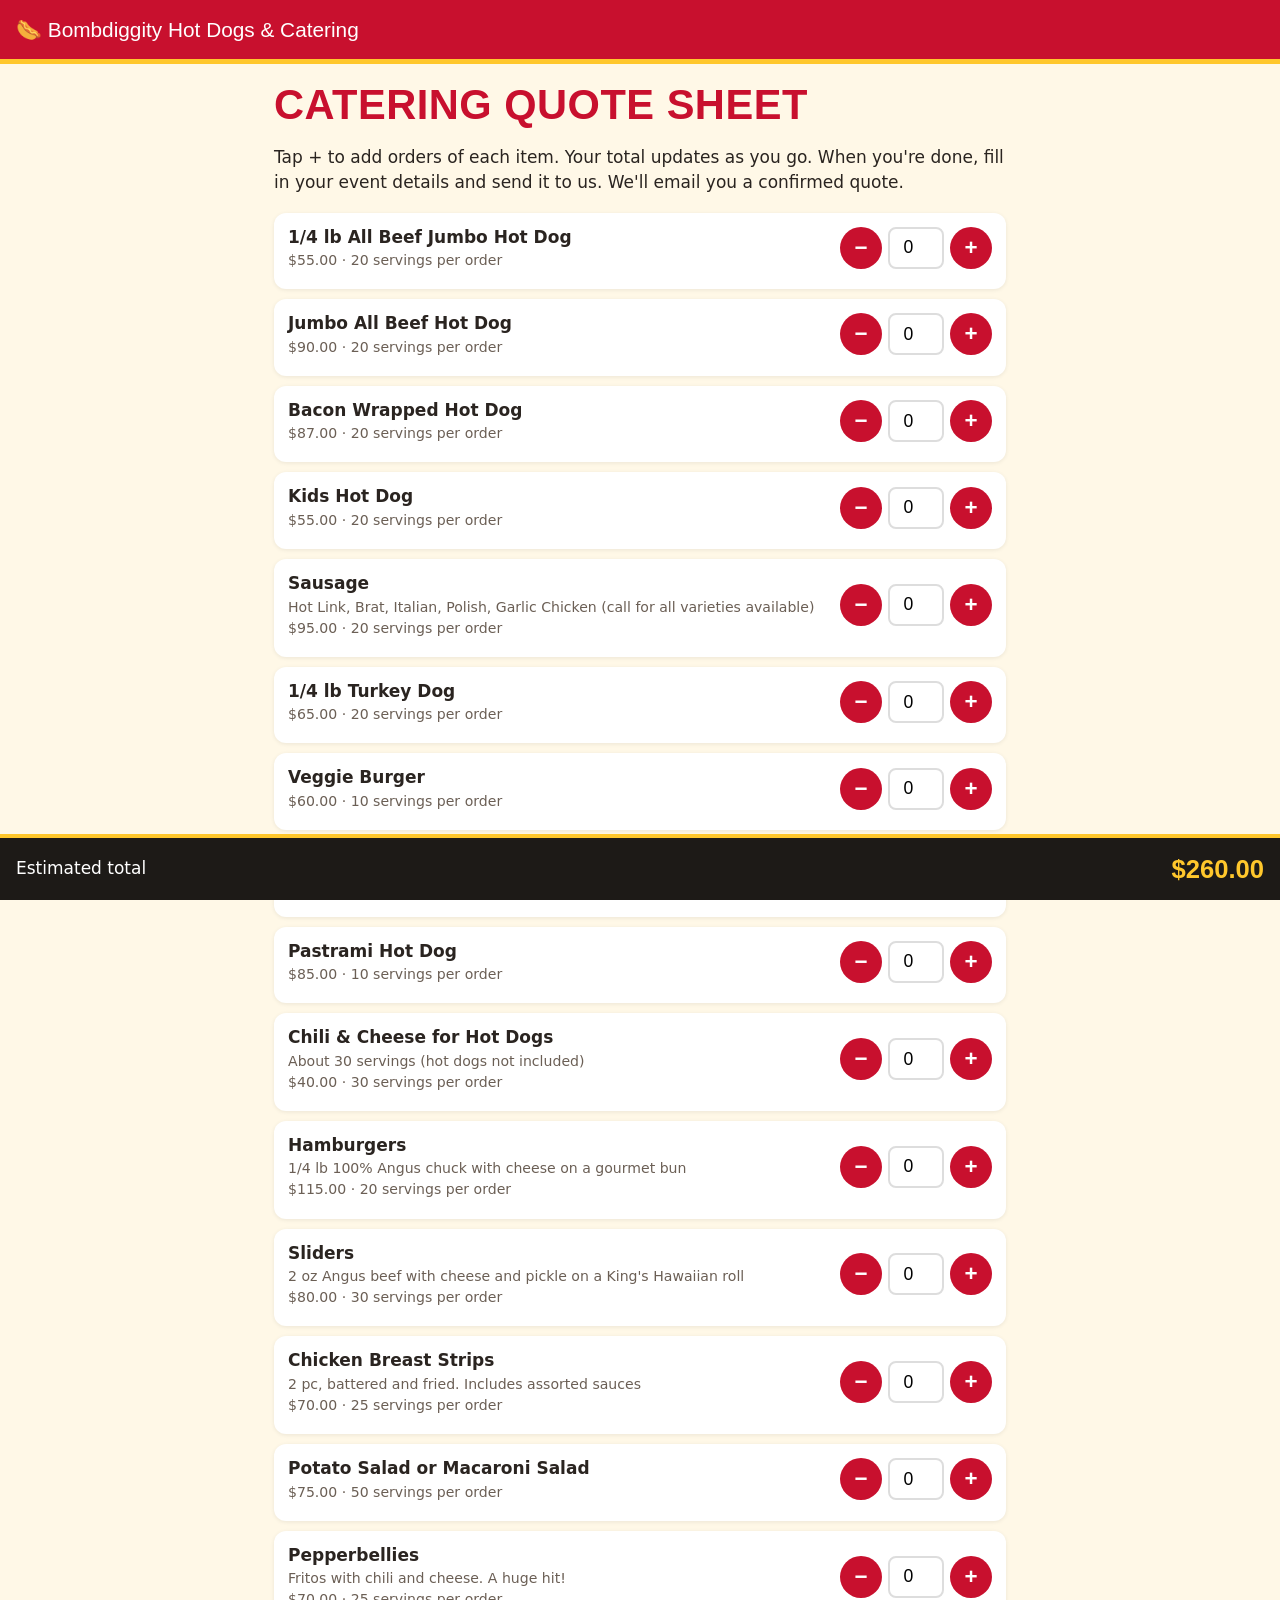
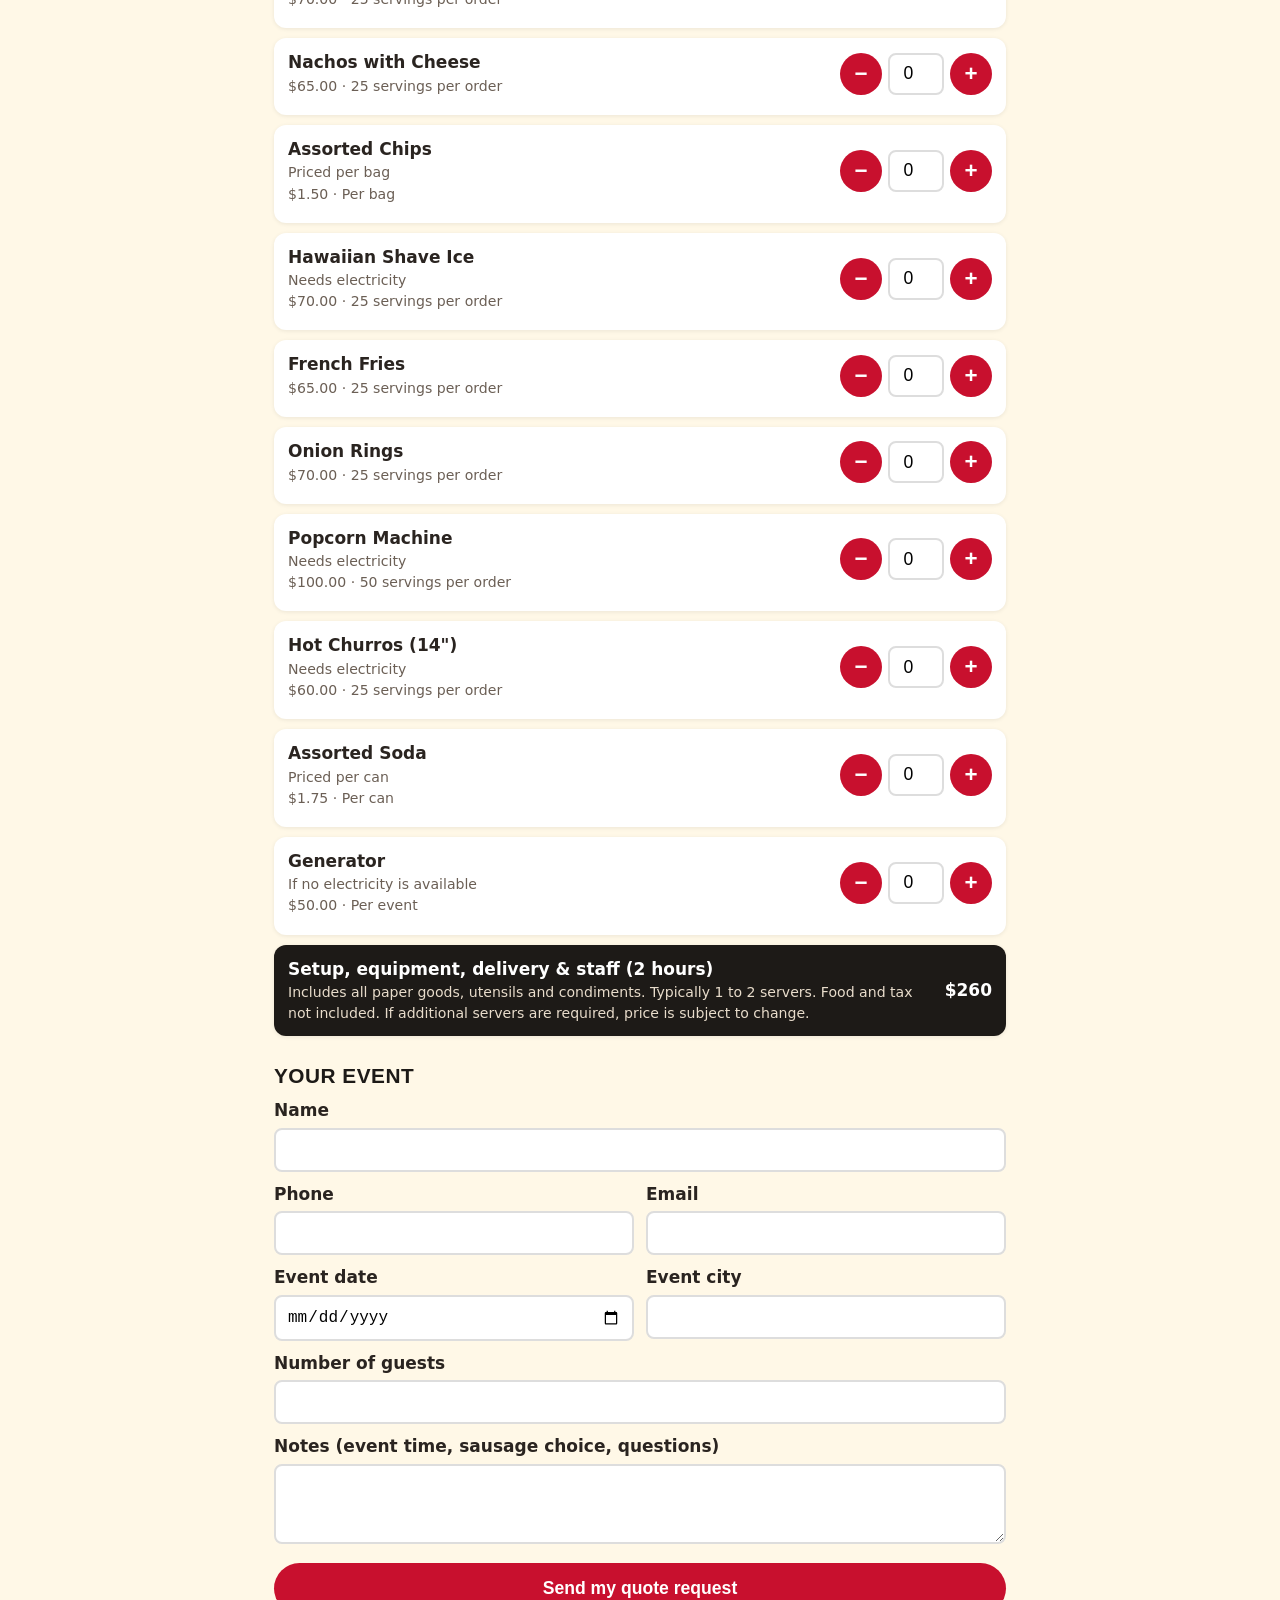
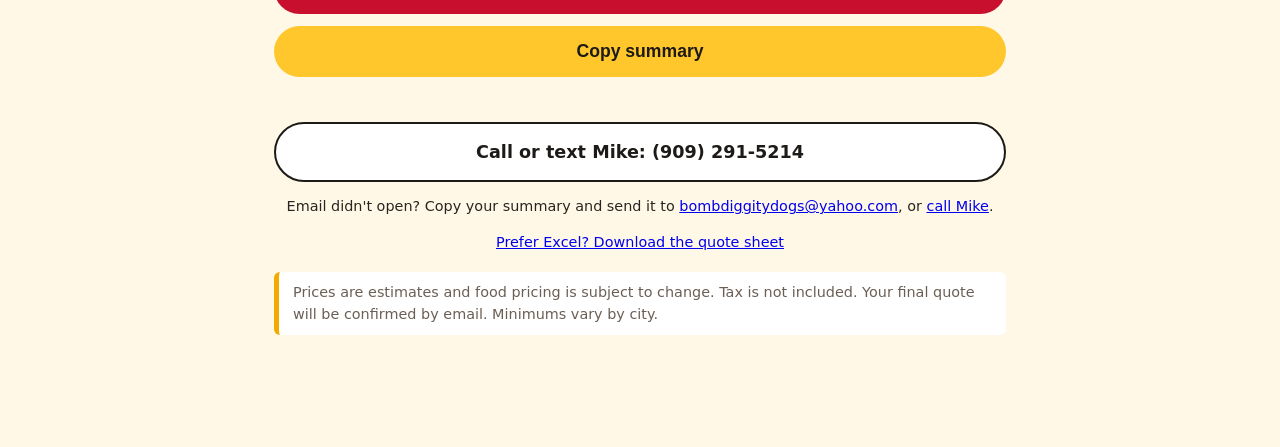
<file: quote-preview/index.html>
<!doctype html>
<html lang="en">
<head>
<meta charset="utf-8">
<meta name="viewport" content="width=device-width, initial-scale=1">
<meta name="robots" content="noindex, nofollow">
<title>Catering Quote Sheet | Bombdiggity Hot Dogs &amp; Catering</title>
<meta name="theme-color" content="#c8102e">
<link rel="icon" href="data:image/svg+xml,<svg xmlns='http://www.w3.org/2000/svg' viewBox='0 0 100 100'><text y='.9em' font-size='90'>🌭</text></svg>">
<style>
:root{--red:#c8102e;--yel:#ffc72c;--mus:#f2a900;--dark:#1d1a17;--cream:#fff8e7;--ink:#2a2420}
*{box-sizing:border-box}
body{margin:0;font:17px/1.5 system-ui,-apple-system,"Segoe UI",Roboto,sans-serif;color:var(--ink);background:var(--cream);padding-bottom:90px}
h1,h2{font-family:Impact,"Arial Black","Franklin Gothic Heavy",sans-serif;letter-spacing:.5px;line-height:1.1;margin:0 0 .4em;text-transform:uppercase}
header{background:var(--red);color:#fff;padding:14px 16px;border-bottom:5px solid var(--yel)}
header a{color:#fff;text-decoration:none;font-family:Impact,"Arial Black",sans-serif;font-size:1.3rem}
main{max-width:760px;margin:0 auto;padding:18px 14px}
h1{color:var(--red);font-size:clamp(1.8rem,6vw,2.6rem)}
h2{color:var(--dark);font-size:1.3rem;margin-top:1.4em}
.intro{margin:0 0 1em}
.item{background:#fff;border-radius:12px;padding:12px 14px;margin:10px 0;box-shadow:0 1px 4px rgba(0,0,0,.08);display:grid;grid-template-columns:1fr auto;gap:6px 12px;align-items:center}
.item.on{outline:3px solid var(--yel)}
.name{font-weight:700}
.desc{font-size:.88rem;color:#6b5f55}
.meta{font-size:.88rem;color:#6b5f55}
.step{display:flex;align-items:center;gap:6px}
.step button{width:42px;height:42px;border-radius:50%;border:0;background:var(--red);color:#fff;font-size:1.4rem;font-weight:700;cursor:pointer}
.step input{width:56px;height:42px;text-align:center;font-size:1.1rem;border:2px solid #ddd;border-radius:8px}
.line{grid-column:1/-1;text-align:right;font-weight:700;color:var(--red);font-size:.95rem}
.fixed{background:var(--dark);color:#fff}
.fixed .desc,.fixed .meta{color:#e8dccb}
label{display:block;font-weight:600;margin:10px 0 4px}
input[type=text],input[type=tel],input[type=email],input[type=date],input[type=number].g,textarea{width:100%;padding:11px;font-size:1rem;border:2px solid #ddd;border-radius:8px;background:#fff}
.row{display:grid;grid-template-columns:1fr 1fr;gap:0 12px}
@media(max-width:520px){.row{grid-template-columns:1fr}}
.total{position:fixed;left:0;right:0;bottom:0;background:var(--dark);color:#fff;padding:12px 16px;display:flex;justify-content:space-between;align-items:center;border-top:4px solid var(--yel);z-index:5}
.total b{font-family:Impact,"Arial Black",sans-serif;font-size:1.6rem;color:var(--yel)}
.btn{display:block;width:100%;padding:15px;margin:12px 0;border:0;border-radius:40px;font-size:1.1rem;font-weight:800;cursor:pointer;text-align:center;text-decoration:none}
.btn.p{background:var(--red);color:#fff}.btn.s{background:var(--yel);color:var(--dark)}.btn.o{background:#fff;color:var(--dark);border:2px solid var(--dark)}
.note{font-size:.9rem;color:#6b5f55;background:#fff;border-left:5px solid var(--mus);padding:10px 14px;border-radius:6px;margin-top:18px}
#msg{text-align:center;font-weight:700;color:green;min-height:1.2em}
.small{font-size:.9rem;text-align:center}
</style>
</head>
<body>
<header><a href="/">🌭 Bombdiggity Hot Dogs &amp; Catering</a></header>
<main>
<h1>Catering Quote Sheet</h1>
<p class="intro">Tap + to add orders of each item. Your total updates as you go. When you're done, fill in your event details and send it to us. We'll email you a confirmed quote.</p>
<div id="items"></div>
<div class="item fixed"><div><div class="name">Setup, equipment, delivery &amp; staff (2 hours)</div>
<div class="desc">Includes all paper goods, utensils and condiments. Typically 1 to 2 servers. Food and tax not included. If additional servers are required, price is subject to change.</div></div>
<div class="name">$260</div></div>

<h2>Your event</h2>
<label for="f_name">Name</label><input type="text" id="f_name" autocomplete="name">
<div class="row"><div><label for="f_phone">Phone</label><input type="tel" id="f_phone" autocomplete="tel"></div>
<div><label for="f_email">Email</label><input type="email" id="f_email" autocomplete="email"></div></div>
<div class="row"><div><label for="f_date">Event date</label><input type="date" id="f_date"></div>
<div><label for="f_city">Event city</label><input type="text" id="f_city"></div></div>
<label for="f_guests">Number of guests</label><input type="number" class="g" id="f_guests" min="0" inputmode="numeric">
<label for="f_notes">Notes (event time, sausage choice, questions)</label><textarea id="f_notes" rows="3"></textarea>

<button class="btn p" id="send">Send my quote request</button>
<button class="btn s" id="copy">Copy summary</button>
<div id="msg"></div>
<a class="btn o" href="sms:+19092915214">Call or text Mike: (909) 291-5214</a>
<p class="small">Email didn't open? Copy your summary and send it to <a href="mailto:bombdiggitydogs@yahoo.com">bombdiggitydogs@yahoo.com</a>, or <a href="tel:+19092915214">call Mike</a>.</p>
<p class="small"><a href="/assets/Bombdiggity-Catering-Quote-Sheet.xlsx" download>Prefer Excel? Download the quote sheet</a></p>
<div class="note">Prices are estimates and food pricing is subject to change. Tax is not included. Your final quote will be confirmed by email. Minimums vary by city.</div>
</main>
<div class="total"><span>Estimated total</span><b id="total">$260.00</b></div>
<script>
var SETUP=260;
var ITEMS=[
["1/4 lb All Beef Jumbo Hot Dog","",20,55],
["Jumbo All Beef Hot Dog","",20,90],
["Bacon Wrapped Hot Dog","",20,87],
["Kids Hot Dog","",20,55],
["Sausage","Hot Link, Brat, Italian, Polish, Garlic Chicken (call for all varieties available)",20,95],
["1/4 lb Turkey Dog","",20,65],
["Veggie Burger","",10,60],
["Veggie Brat","",10,65],
["Pastrami Hot Dog","",10,85],
["Chili & Cheese for Hot Dogs","About 30 servings (hot dogs not included)",1,40,"30 servings per order"],
["Hamburgers","1/4 lb 100% Angus chuck with cheese on a gourmet bun",20,115],
["Sliders","2 oz Angus beef with cheese and pickle on a King's Hawaiian roll",30,80],
["Chicken Breast Strips","2 pc, battered and fried. Includes assorted sauces",25,70],
["Potato Salad or Macaroni Salad","",50,75],
["Pepperbellies","Fritos with chili and cheese. A huge hit!",25,70],
["Nachos with Cheese","",25,65],
["Assorted Chips","Priced per bag",1,1.5,"Per bag"],
["Hawaiian Shave Ice","Needs electricity",25,70],
["French Fries","",25,65],
["Onion Rings","",25,70],
["Popcorn Machine","Needs electricity",50,100],
["Hot Churros (14\")","Needs electricity",25,60],
["Assorted Soda","Priced per can",1,1.75,"Per can"],
["Generator","If no electricity is available",1,50,"Per event"]
];
var q=ITEMS.map(function(){return 0});
function $(s){return document.getElementById(s)}
function money(n){return "$"+n.toFixed(2).replace(/\B(?=(\d{3})+(?!\d))/g,",")}
function esc(s){return s.replace(/&/g,"&amp;").replace(/</g,"&lt;")}
var box=$("items");
ITEMS.forEach(function(it,i){
  var serv=it[4]||(it[2]+" servings per order");
  var d=document.createElement("div");d.className="item";d.id="it"+i;
  d.innerHTML='<div><div class="name">'+esc(it[0])+'</div>'+(it[1]?'<div class="desc">'+esc(it[1])+'</div>':'')+
  '<div class="meta">'+money(it[3])+' &middot; '+serv+'</div></div>'+
  '<div class="step"><button type="button" aria-label="Remove one" data-i="'+i+'" data-d="-1">&minus;</button>'+
  '<input type="number" min="0" inputmode="numeric" value="0" aria-label="Orders of '+esc(it[0])+'" data-i="'+i+'">'+
  '<button type="button" aria-label="Add one" data-i="'+i+'" data-d="1">+</button></div><div class="line" id="ln'+i+'"></div>';
  box.appendChild(d);
});
function total(){var t=SETUP;ITEMS.forEach(function(it,i){t+=it[3]*q[i]});return Math.round(t*100)/100}
function render(){
  ITEMS.forEach(function(it,i){
    $("ln"+i).textContent=q[i]?q[i]+" × "+money(it[3])+" = "+money(it[3]*q[i]):"";
    $("it"+i).classList.toggle("on",q[i]>0);
    var inp=$("it"+i).querySelector("input");if(+inp.value!==q[i])inp.value=q[i];
  });
  $("total").textContent=money(total());
}
box.addEventListener("click",function(e){var b=e.target.closest("button");if(!b)return;var i=+b.dataset.i;q[i]=Math.max(0,q[i]+(+b.dataset.d));render()});
box.addEventListener("input",function(e){if(e.target.tagName!=="INPUT")return;var v=parseInt(e.target.value,10);q[+e.target.dataset.i]=isNaN(v)||v<0?0:v;render()});
function summary(){
  var L=["Bombdiggity Catering Quote Request",""];
  L.push("Name: "+$("f_name").value,"Phone: "+$("f_phone").value,"Email: "+$("f_email").value,
    "Event date: "+$("f_date").value,"Event city: "+$("f_city").value,"Guests: "+$("f_guests").value,"","ITEMS:");
  var any=false;
  ITEMS.forEach(function(it,i){if(q[i]){any=true;L.push("- "+it[0]+": "+q[i]+" x "+money(it[3])+" = "+money(it[3]*q[i]))}});
  if(!any)L.push("- (no items selected yet)");
  L.push("- Setup, equipment, delivery & staff (2 hrs): "+money(SETUP),"","ESTIMATED TOTAL: "+money(total())+" (before tax)");
  if($("f_notes").value)L.push("","Notes: "+$("f_notes").value);
  return L.join("\n");
}
function count(){try{window.goatcounter&&goatcounter.count&&goatcounter.count({path:"quote-sheet-submit",title:"Quote sheet submit",event:true})}catch(e){}}
$("send").onclick=function(){
  count();
  var subj="Catering quote request"+($("f_name").value?" - "+$("f_name").value:"")+($("f_date").value?" ("+$("f_date").value+")":"");
  location.href="mailto:bombdiggitydogs@yahoo.com?subject="+encodeURIComponent(subj)+"&body="+encodeURIComponent(summary());
  $("msg").textContent="Opening your email app… If nothing opened, tap Copy summary.";
};
$("copy").onclick=function(){
  var s=summary();
  function ok(){$("msg").textContent="Summary copied! Paste it into an email to bombdiggitydogs@yahoo.com."}
  if(navigator.clipboard&&navigator.clipboard.writeText){navigator.clipboard.writeText(s).then(ok,fb)}else fb();
  function fb(){var t=document.createElement("textarea");t.value=s;document.body.appendChild(t);t.select();try{document.execCommand("copy");ok()}catch(e){$("msg").textContent="Couldn't copy. Please call or text Mike."}t.remove()}
};
render();
</script>
<script data-goatcounter="https://bombdiggitycatering.goatcounter.com/count" async src="//gc.zgo.at/count.js"></script>
</body>
</html>
</file>
<file: assets/styles.css>
:root{--red:#c8102e;--red2:#9e0b23;--yel:#ffc72c;--mus:#f2a900;--dark:#1d1a17;--cream:#fff8e7;--ink:#2a2420}
*{box-sizing:border-box}html{scroll-behavior:smooth}
body{margin:0;font:17px/1.6 system-ui,-apple-system,"Segoe UI",Roboto,sans-serif;color:var(--ink);background:var(--cream);padding-bottom:72px}
h1,h2,h3{font-family:Impact,"Arial Black","Franklin Gothic Heavy",sans-serif;letter-spacing:.5px;line-height:1.1;margin:0 0 .5em}
h2{font-size:clamp(1.7rem,4.5vw,2.6rem);color:var(--red);text-transform:uppercase}
h3{font-size:1.25rem;color:var(--dark)}
a{color:var(--red2)}a:focus-visible,.btn:focus-visible,summary:focus-visible{outline:3px solid var(--yel);outline-offset:3px}
.wrap{max-width:1120px;margin:0 auto;padding:0 20px}
.skip{position:absolute;left:-999px}.skip:focus{left:10px;top:10px;z-index:99;background:#fff;padding:8px}
.top{position:sticky;top:0;z-index:20;background:var(--dark);border-bottom:4px solid var(--yel)}
.bar{display:flex;align-items:center;justify-content:space-between;height:64px}
.brand{display:flex;gap:10px;align-items:center;color:#fff;text-decoration:none;font-family:Impact,"Arial Black",sans-serif;font-size:1.4rem;line-height:1}
.brand small{display:block;font-size:.7rem;color:var(--yel);letter-spacing:1px;text-transform:uppercase;font-family:system-ui,sans-serif;font-weight:700}
.logo-mark{font-size:2rem}
nav a{color:#fff;text-decoration:none;margin-left:22px;font-weight:600}nav a:not(.btn){display:none}
@media(min-width:800px){nav a:not(.btn){display:inline}}
.btn{display:inline-block;background:var(--yel);color:var(--dark)!important;font-weight:800;text-decoration:none;padding:14px 26px;border-radius:999px;border:3px solid var(--dark);box-shadow:4px 4px 0 var(--dark);transition:transform .1s}
.btn:hover{transform:translate(-2px,-2px);box-shadow:6px 6px 0 var(--dark)}
.btn-sm{padding:8px 16px;box-shadow:none;border-color:var(--yel)}
.btn-ghost{background:#fff}
.hero{position:relative;color:#fff;padding:70px 0 80px;background:
 linear-gradient(rgba(29,26,23,.55),rgba(158,11,35,.75)),url(hero.jpg) center/cover,
 repeating-linear-gradient(135deg,var(--red) 0 40px,var(--red2) 40px 80px)}
.hero h1{font-size:clamp(2.2rem,7vw,4.2rem);text-transform:uppercase;text-shadow:3px 3px 0 var(--dark);max-width:16ch}
.lead{font-size:1.2rem;max-width:40em}
.badge{display:inline-block;background:var(--yel);color:var(--dark);font-weight:800;padding:6px 14px;border-radius:999px;font-size:.9rem}
.ctas{display:flex;flex-wrap:wrap;gap:14px;margin:26px 0 12px}.ctas.center{justify-content:center}
.hero .small a{color:var(--yel);font-weight:700}
.strip{background:var(--yel);border-block:4px solid var(--dark)}
.strip-in{display:flex;flex-wrap:wrap;justify-content:center;gap:10px 28px;padding:14px 20px;font-weight:800}
.sec{padding:64px 0}.alt{background:#fff}
.sub{font-size:1.1rem;max-width:44em}
.grid{display:grid;gap:18px}.menu{grid-template-columns:repeat(auto-fit,minmax(240px,1fr))}
.two{grid-template-columns:1fr}@media(min-width:760px){.two{grid-template-columns:1fr 1fr;align-items:center}}
.card{background:#fff;border:3px solid var(--dark);border-radius:14px;padding:20px;box-shadow:5px 5px 0 var(--red)}
.alt .card{background:var(--cream)}.card p{margin:0}
.photos{display:grid;grid-template-columns:repeat(3,1fr);gap:12px;margin-top:28px}
.ph{margin:0;aspect-ratio:1;border-radius:14px;border:3px solid var(--dark);position:relative;overflow:hidden;
 background:var(--img,none) center/cover,repeating-linear-gradient(45deg,var(--yel) 0 22px,var(--mus) 22px 44px)}
.ph.tall{aspect-ratio:4/5;max-width:420px}
.ph figcaption{position:absolute;left:0;right:0;bottom:0;background:rgba(29,26,23,.85);color:#fff;font-weight:700;padding:8px 12px;font-size:.95rem}
.steps{padding-left:1.3em;font-size:1.08rem;margin-bottom:30px}.steps li{margin-bottom:12px}
.steps li::marker{color:var(--red);font-weight:900}
.chips{list-style:none;padding:0;display:flex;flex-wrap:wrap;gap:12px}
.chips li{background:var(--red);color:#fff;font-weight:700;padding:10px 18px;border-radius:999px;border:3px solid var(--dark)}
.cities li{background:var(--dark);border-color:var(--yel)}
details{background:var(--cream);border:3px solid var(--dark);border-radius:12px;margin-bottom:12px;padding:0 18px}
summary{cursor:pointer;font-weight:800;padding:16px 0;font-size:1.08rem}details p{margin:0 0 16px}
.cta-final{background:var(--dark);color:#fff;text-align:center}.cta-final h2{color:var(--yel)}.cta-final a:not(.btn){color:var(--yel)}
.foot{background:#000;color:#ccc;padding:30px 0;font-size:.95rem}.foot a{color:var(--yel)}.small{font-size:.9rem}
.sticky{position:fixed;left:0;right:0;bottom:0;z-index:30;display:flex;border-top:3px solid var(--dark)}
.sticky a{flex:1;text-align:center;padding:16px 8px;font-weight:800;text-decoration:none;background:var(--dark);color:#fff}
.sticky a.q{background:var(--yel);color:var(--dark)}
@media(min-width:800px){.sticky{display:none}body{padding-bottom:0}}
@media(prefers-reduced-motion:reduce){*{scroll-behavior:auto!important;transition:none!important}}
.ph[data-img=food-1]{--img:url(food-1.jpg)}.ph[data-img=food-2]{--img:url(food-2.jpg)}.ph[data-img=food-3]{--img:url(food-3.jpg)}.ph[data-img=family]{--img:url(family.jpg)}
.ph img{width:100%;height:100%;object-fit:cover;display:block}
.photos.mini{grid-template-columns:repeat(2,1fr);max-width:66%;margin:12px auto 0}
@media(max-width:600px){.photos{grid-template-columns:1fr 1fr}.photos .ph:nth-child(3){grid-column:span 2;aspect-ratio:2/1}.photos.mini{max-width:100%}}
</file>
